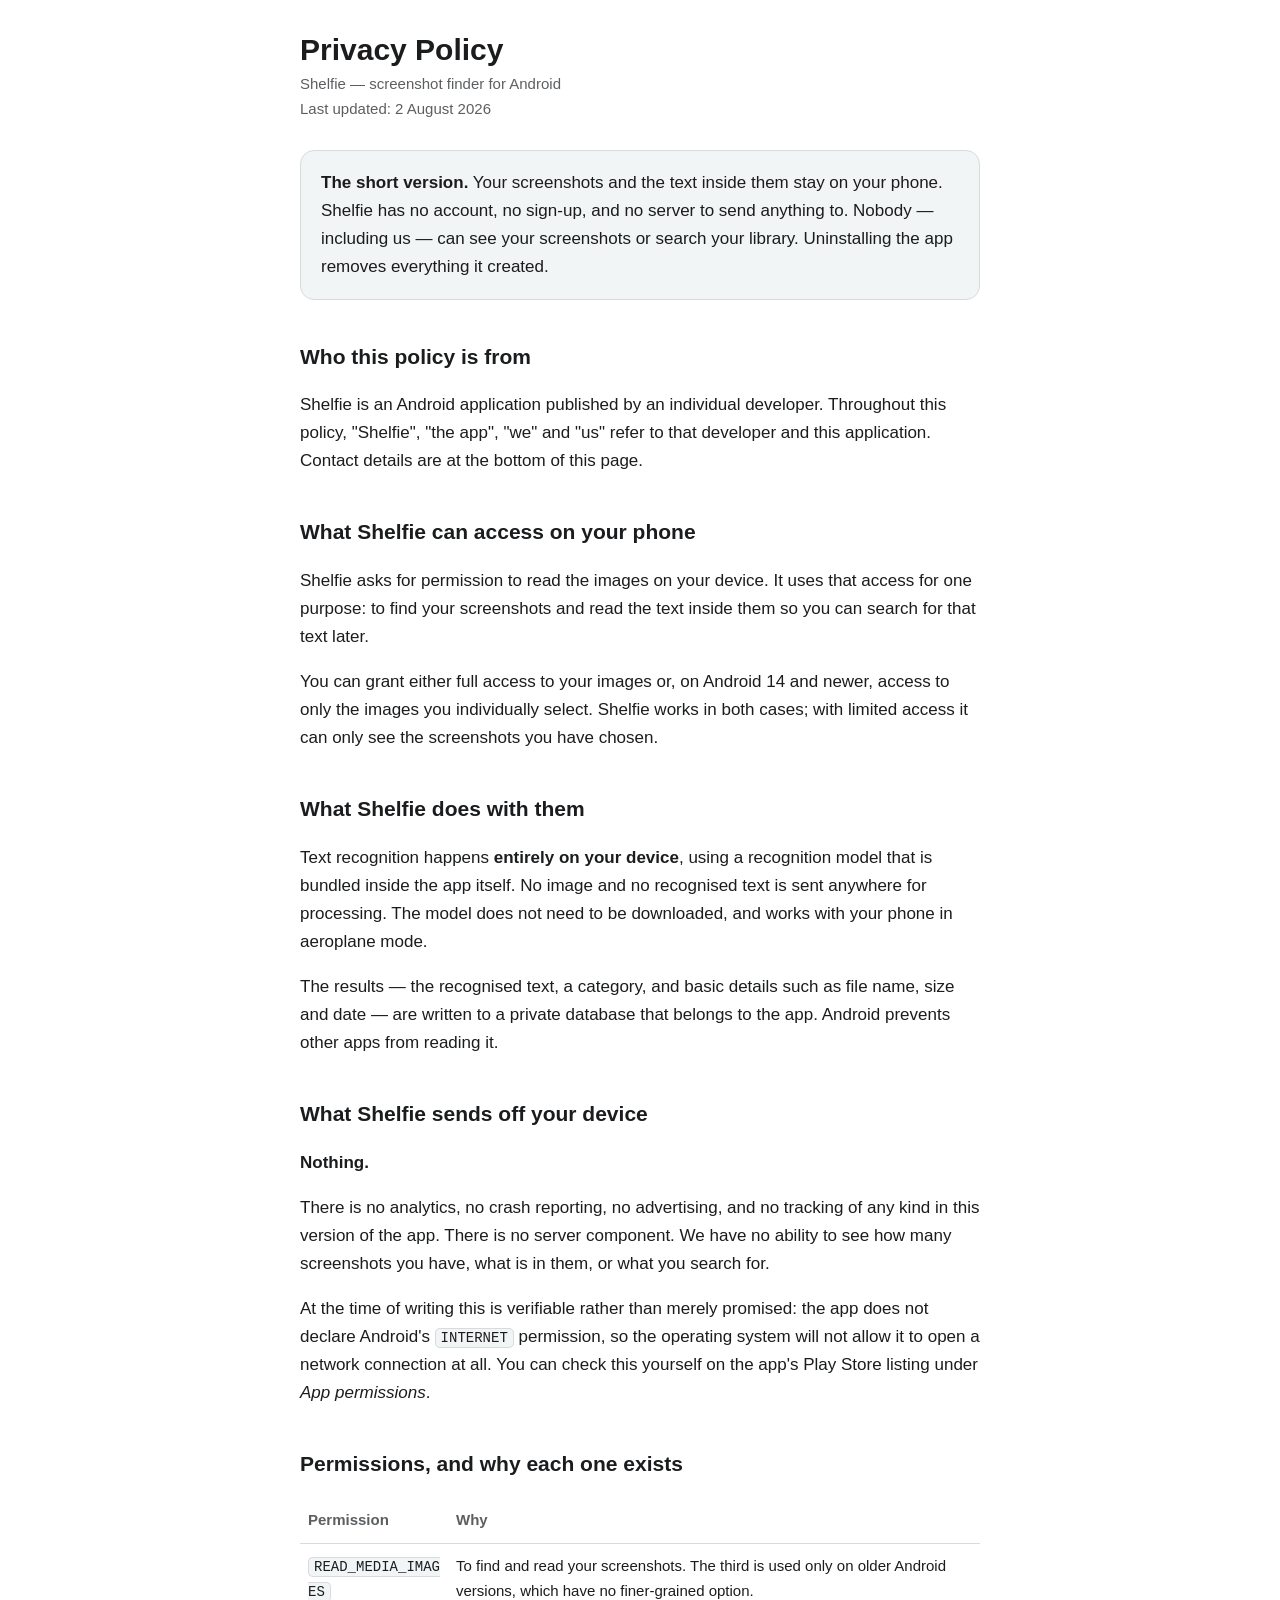
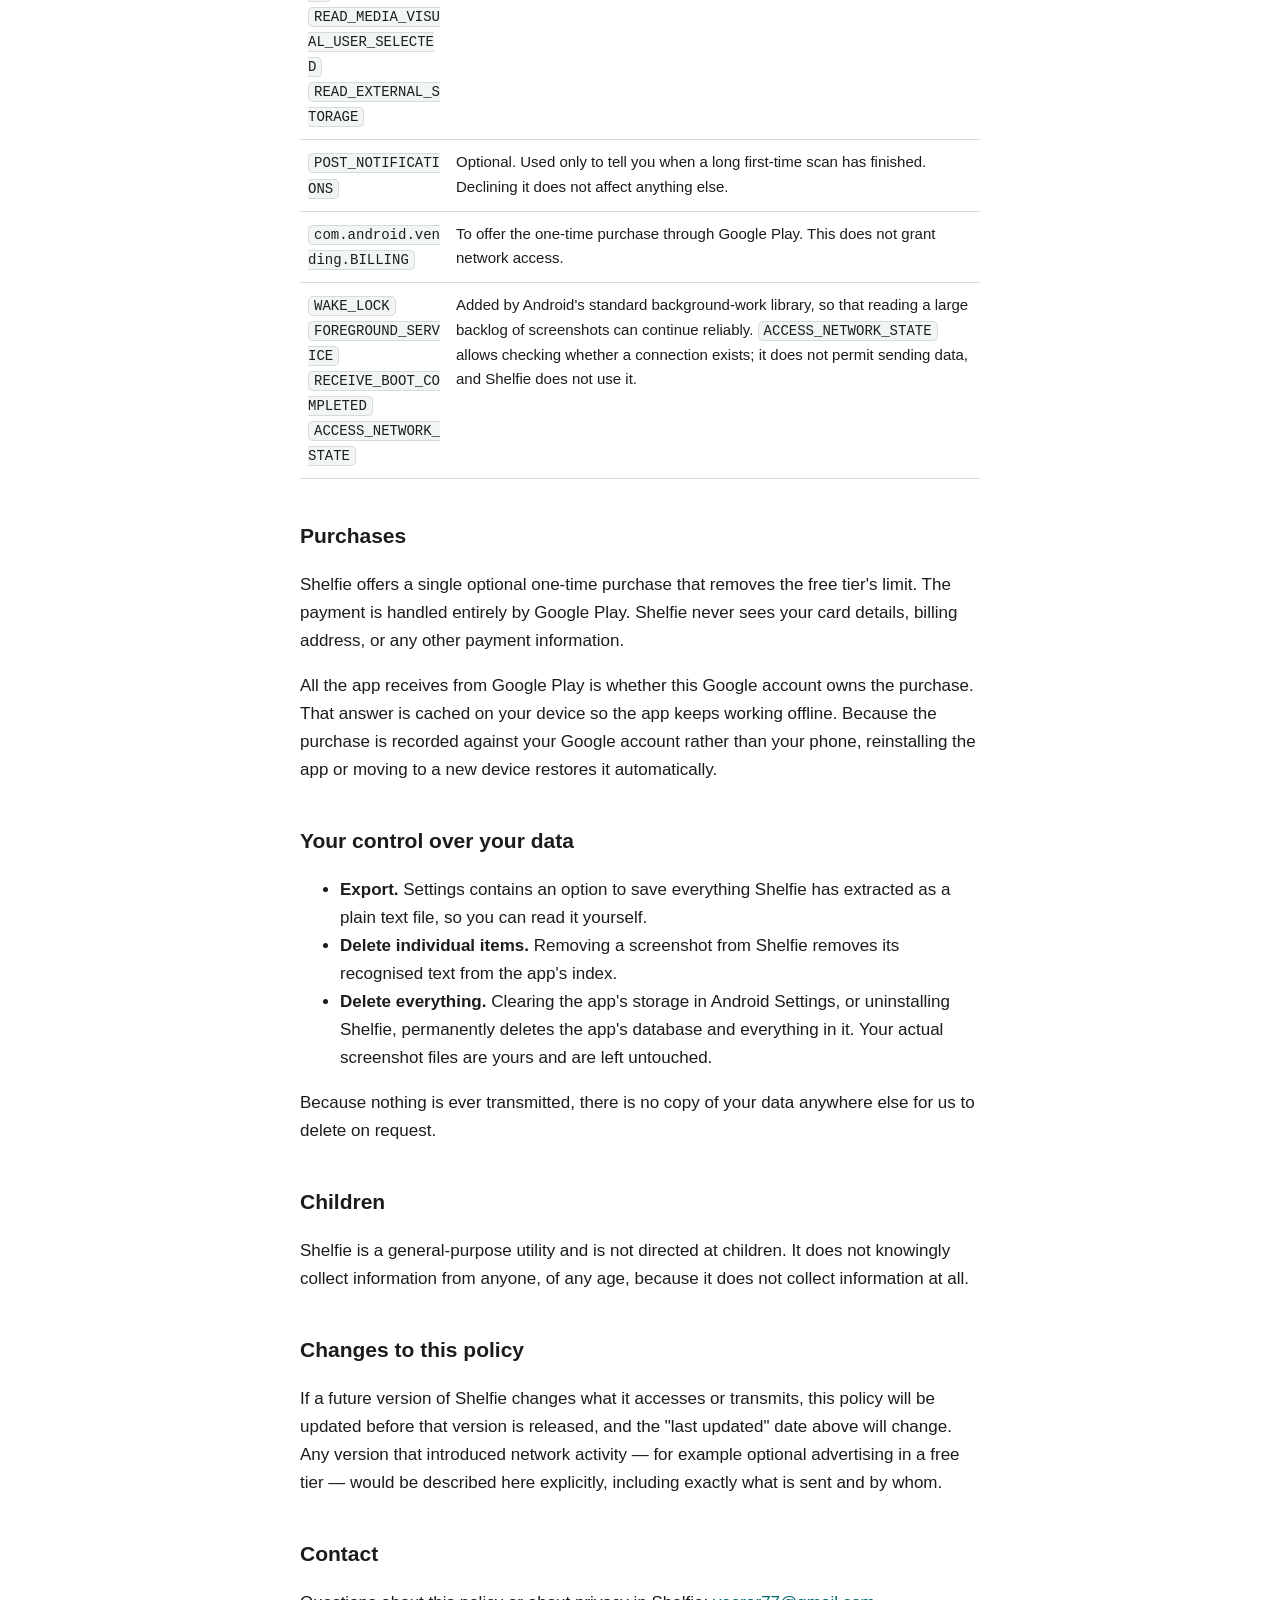
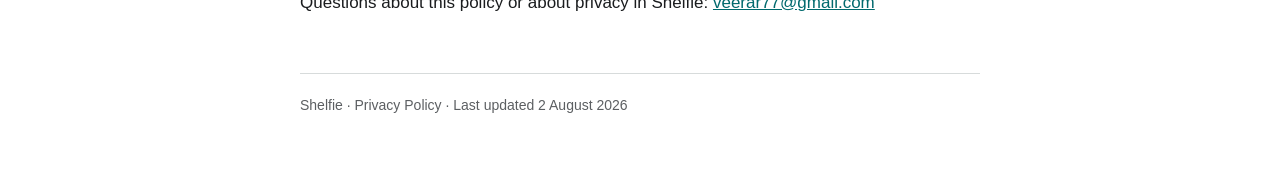
<file: docs/privacy.html>
<!DOCTYPE html>
<html lang="en">
<head>
<meta charset="utf-8">
<meta name="viewport" content="width=device-width, initial-scale=1">
<title>Shelfie — Privacy Policy</title>
<style>
  :root {
    color-scheme: light dark;
    --bg: #ffffff;
    --fg: #1a1c1e;
    --muted: #5c5f62;
    --accent: #00696d;
    --card: #f2f5f5;
    --border: #d7dbdb;
  }
  @media (prefers-color-scheme: dark) {
    :root {
      --bg: #111415;
      --fg: #e2e2e5;
      --muted: #a5a8ab;
      --accent: #4fd8dd;
      --card: #1c2021;
      --border: #2c3133;
    }
  }
  * { box-sizing: border-box; }
  body {
    margin: 0 auto;
    padding: 32px 20px 72px;
    max-width: 720px;
    background: var(--bg);
    color: var(--fg);
    font: 17px/1.65 -apple-system, BlinkMacSystemFont, "Segoe UI", Roboto, sans-serif;
    -webkit-text-size-adjust: 100%;
  }
  h1 { font-size: 30px; line-height: 1.2; margin: 0 0 4px; }
  h2 { font-size: 21px; margin: 40px 0 10px; }
  h3 { font-size: 17px; margin: 24px 0 6px; }
  p, li { color: var(--fg); }
  .sub { color: var(--muted); margin: 0 0 28px; font-size: 15px; }
  .card {
    background: var(--card);
    border: 1px solid var(--border);
    border-radius: 14px;
    padding: 18px 20px;
    margin: 24px 0;
  }
  .card p:first-child { margin-top: 0; }
  .card p:last-child { margin-bottom: 0; }
  table { width: 100%; border-collapse: collapse; margin: 16px 0; font-size: 15px; }
  th, td { text-align: left; padding: 10px 8px; border-bottom: 1px solid var(--border); vertical-align: top; }
  th { color: var(--muted); font-weight: 600; }
  code {
    background: var(--card);
    border: 1px solid var(--border);
    border-radius: 5px;
    padding: 1px 5px;
    font-size: 14px;
    word-break: break-all;
  }
  a { color: var(--accent); }
  strong { font-weight: 650; }
  footer { margin-top: 56px; padding-top: 20px; border-top: 1px solid var(--border); color: var(--muted); font-size: 14px; }
</style>
</head>
<body>

<h1>Privacy Policy</h1>
<p class="sub">Shelfie — screenshot finder for Android<br>Last updated: 2 August 2026</p>

<div class="card">
  <p><strong>The short version.</strong> Your screenshots and the text inside them stay on your phone.
  Shelfie has no account, no sign-up, and no server to send anything to. Nobody — including
  us — can see your screenshots or search your library. Uninstalling the app removes
  everything it created.</p>
</div>

<h2>Who this policy is from</h2>
<p>Shelfie is an Android application published by an individual developer. Throughout this
policy, "Shelfie", "the app", "we" and "us" refer to that developer and this application.
Contact details are at the bottom of this page.</p>

<h2>What Shelfie can access on your phone</h2>
<p>Shelfie asks for permission to read the images on your device. It uses that access for one
purpose: to find your screenshots and read the text inside them so you can search for that
text later.</p>
<p>You can grant either full access to your images or, on Android 14 and newer, access to only
the images you individually select. Shelfie works in both cases; with limited access it can
only see the screenshots you have chosen.</p>

<h2>What Shelfie does with them</h2>
<p>Text recognition happens <strong>entirely on your device</strong>, using a recognition model
that is bundled inside the app itself. No image and no recognised text is sent anywhere for
processing. The model does not need to be downloaded, and works with your phone in aeroplane
mode.</p>
<p>The results — the recognised text, a category, and basic details such as file name, size and
date — are written to a private database that belongs to the app. Android prevents other apps
from reading it.</p>

<h2>What Shelfie sends off your device</h2>
<p><strong>Nothing.</strong></p>
<p>There is no analytics, no crash reporting, no advertising, and no tracking of any kind in this
version of the app. There is no server component. We have no ability to see how many
screenshots you have, what is in them, or what you search for.</p>
<p>At the time of writing this is verifiable rather than merely promised: the app does not
declare Android's <code>INTERNET</code> permission, so the operating system will not allow it to
open a network connection at all. You can check this yourself on the app's Play Store listing
under <em>App permissions</em>.</p>

<h2>Permissions, and why each one exists</h2>
<table>
  <tr><th>Permission</th><th>Why</th></tr>
  <tr>
    <td><code>READ_MEDIA_IMAGES</code><br><code>READ_MEDIA_VISUAL_USER_SELECTED</code><br><code>READ_EXTERNAL_STORAGE</code></td>
    <td>To find and read your screenshots. The third is used only on older Android versions, which have no finer-grained option.</td>
  </tr>
  <tr>
    <td><code>POST_NOTIFICATIONS</code></td>
    <td>Optional. Used only to tell you when a long first-time scan has finished. Declining it does not affect anything else.</td>
  </tr>
  <tr>
    <td><code>com.android.vending.BILLING</code></td>
    <td>To offer the one-time purchase through Google Play. This does not grant network access.</td>
  </tr>
  <tr>
    <td><code>WAKE_LOCK</code><br><code>FOREGROUND_SERVICE</code><br><code>RECEIVE_BOOT_COMPLETED</code><br><code>ACCESS_NETWORK_STATE</code></td>
    <td>Added by Android's standard background-work library, so that reading a large backlog of screenshots can continue reliably. <code>ACCESS_NETWORK_STATE</code> allows checking whether a connection exists; it does not permit sending data, and Shelfie does not use it.</td>
  </tr>
</table>

<h2>Purchases</h2>
<p>Shelfie offers a single optional one-time purchase that removes the free tier's limit. The
payment is handled entirely by Google Play. Shelfie never sees your card details, billing
address, or any other payment information.</p>
<p>All the app receives from Google Play is whether this Google account owns the purchase. That
answer is cached on your device so the app keeps working offline. Because the purchase is
recorded against your Google account rather than your phone, reinstalling the app or moving to
a new device restores it automatically.</p>

<h2>Your control over your data</h2>
<ul>
  <li><strong>Export.</strong> Settings contains an option to save everything Shelfie has
  extracted as a plain text file, so you can read it yourself.</li>
  <li><strong>Delete individual items.</strong> Removing a screenshot from Shelfie removes its
  recognised text from the app's index.</li>
  <li><strong>Delete everything.</strong> Clearing the app's storage in Android Settings, or
  uninstalling Shelfie, permanently deletes the app's database and everything in it. Your
  actual screenshot files are yours and are left untouched.</li>
</ul>
<p>Because nothing is ever transmitted, there is no copy of your data anywhere else for us to
delete on request.</p>

<h2>Children</h2>
<p>Shelfie is a general-purpose utility and is not directed at children. It does not knowingly
collect information from anyone, of any age, because it does not collect information at all.</p>

<h2>Changes to this policy</h2>
<p>If a future version of Shelfie changes what it accesses or transmits, this policy will be
updated before that version is released, and the "last updated" date above will change. Any
version that introduced network activity — for example optional advertising in a free tier —
would be described here explicitly, including exactly what is sent and by whom.</p>

<h2>Contact</h2>
<p>Questions about this policy or about privacy in Shelfie:
<a href="mailto:veerar77@gmail.com">veerar77@gmail.com</a></p>

<footer>
  Shelfie · Privacy Policy · Last updated 2 August 2026
</footer>

</body>
</html>
</file>
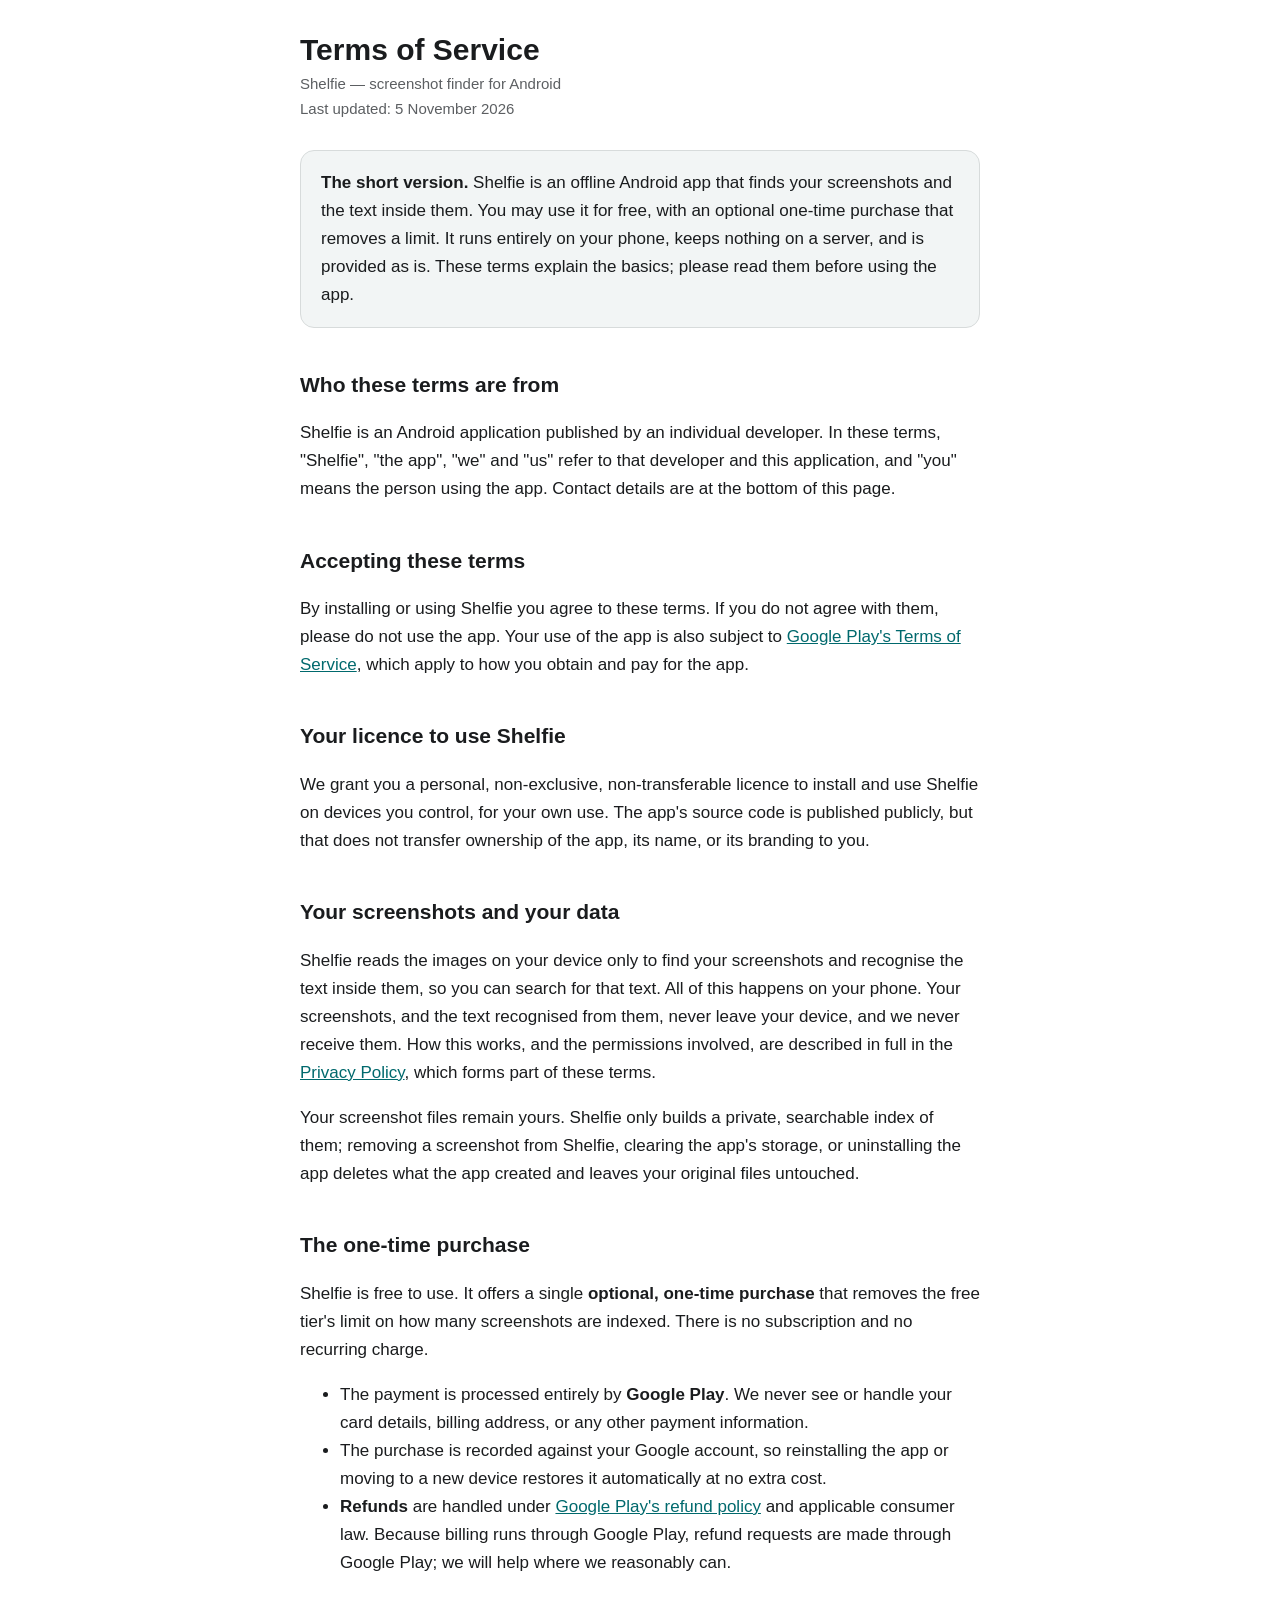
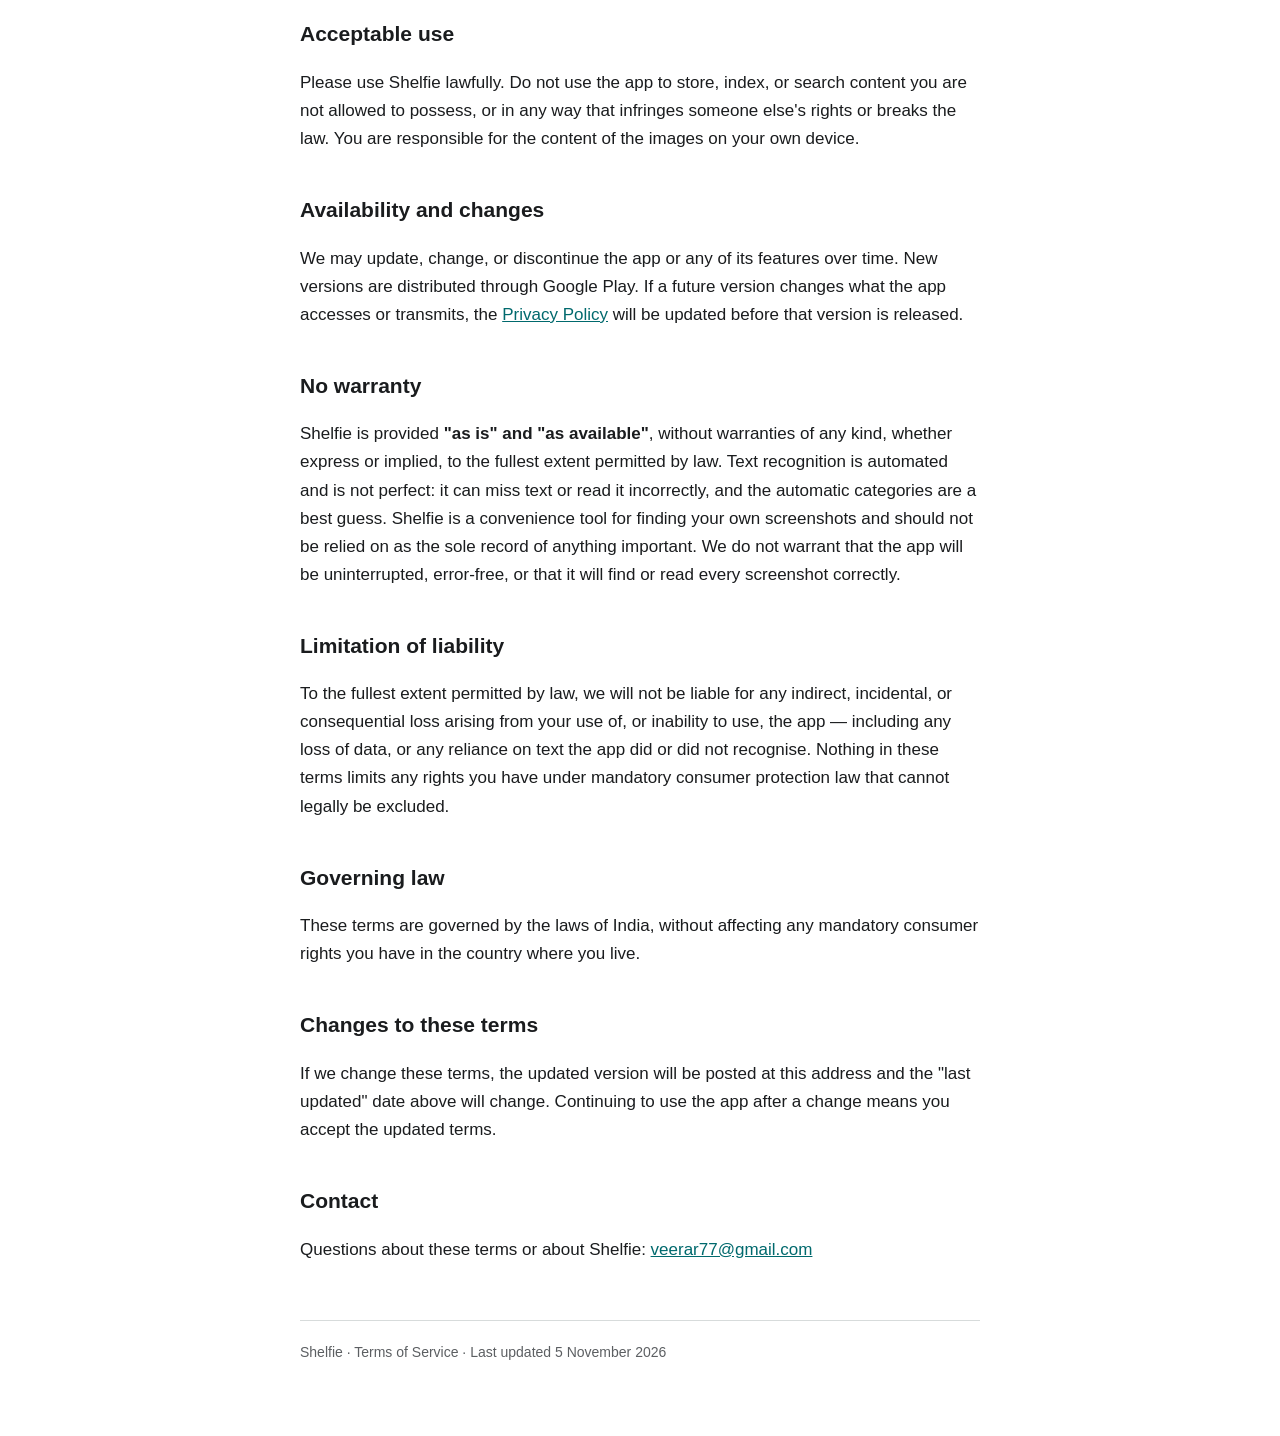
<file: docs/terms.html>
<!DOCTYPE html>
<html lang="en">
<head>
<meta charset="utf-8">
<meta name="viewport" content="width=device-width, initial-scale=1">
<title>Shelfie — Terms of Service</title>
<style>
  :root {
    color-scheme: light dark;
    --bg: #ffffff;
    --fg: #1a1c1e;
    --muted: #5c5f62;
    --accent: #00696d;
    --card: #f2f5f5;
    --border: #d7dbdb;
  }
  @media (prefers-color-scheme: dark) {
    :root {
      --bg: #111415;
      --fg: #e2e2e5;
      --muted: #a5a8ab;
      --accent: #4fd8dd;
      --card: #1c2021;
      --border: #2c3133;
    }
  }
  * { box-sizing: border-box; }
  body {
    margin: 0 auto;
    padding: 32px 20px 72px;
    max-width: 720px;
    background: var(--bg);
    color: var(--fg);
    font: 17px/1.65 -apple-system, BlinkMacSystemFont, "Segoe UI", Roboto, sans-serif;
    -webkit-text-size-adjust: 100%;
  }
  h1 { font-size: 30px; line-height: 1.2; margin: 0 0 4px; }
  h2 { font-size: 21px; margin: 40px 0 10px; }
  h3 { font-size: 17px; margin: 24px 0 6px; }
  p, li { color: var(--fg); }
  .sub { color: var(--muted); margin: 0 0 28px; font-size: 15px; }
  .card {
    background: var(--card);
    border: 1px solid var(--border);
    border-radius: 14px;
    padding: 18px 20px;
    margin: 24px 0;
  }
  .card p:first-child { margin-top: 0; }
  .card p:last-child { margin-bottom: 0; }
  a { color: var(--accent); }
  strong { font-weight: 650; }
  footer { margin-top: 56px; padding-top: 20px; border-top: 1px solid var(--border); color: var(--muted); font-size: 14px; }
</style>
</head>
<body>

<h1>Terms of Service</h1>
<p class="sub">Shelfie — screenshot finder for Android<br>Last updated: 5 November 2026</p>

<div class="card">
  <p><strong>The short version.</strong> Shelfie is an offline Android app that finds your
  screenshots and the text inside them. You may use it for free, with an optional one-time
  purchase that removes a limit. It runs entirely on your phone, keeps nothing on a server,
  and is provided as is. These terms explain the basics; please read them before using the app.</p>
</div>

<h2>Who these terms are from</h2>
<p>Shelfie is an Android application published by an individual developer. In these terms,
"Shelfie", "the app", "we" and "us" refer to that developer and this application, and "you"
means the person using the app. Contact details are at the bottom of this page.</p>

<h2>Accepting these terms</h2>
<p>By installing or using Shelfie you agree to these terms. If you do not agree with them, please
do not use the app. Your use of the app is also subject to
<a href="https://play.google.com/about/play-terms/">Google Play's Terms of Service</a>, which
apply to how you obtain and pay for the app.</p>

<h2>Your licence to use Shelfie</h2>
<p>We grant you a personal, non-exclusive, non-transferable licence to install and use Shelfie on
devices you control, for your own use. The app's source code is published publicly, but that
does not transfer ownership of the app, its name, or its branding to you.</p>

<h2>Your screenshots and your data</h2>
<p>Shelfie reads the images on your device only to find your screenshots and recognise the text
inside them, so you can search for that text. All of this happens on your phone. Your
screenshots, and the text recognised from them, never leave your device, and we never receive
them. How this works, and the permissions involved, are described in full in the
<a href="privacy.html">Privacy Policy</a>, which forms part of these terms.</p>
<p>Your screenshot files remain yours. Shelfie only builds a private, searchable index of them;
removing a screenshot from Shelfie, clearing the app's storage, or uninstalling the app deletes
what the app created and leaves your original files untouched.</p>

<h2>The one-time purchase</h2>
<p>Shelfie is free to use. It offers a single <strong>optional, one-time purchase</strong> that
removes the free tier's limit on how many screenshots are indexed. There is no subscription and
no recurring charge.</p>
<ul>
  <li>The payment is processed entirely by <strong>Google Play</strong>. We never see or handle
  your card details, billing address, or any other payment information.</li>
  <li>The purchase is recorded against your Google account, so reinstalling the app or moving to
  a new device restores it automatically at no extra cost.</li>
  <li><strong>Refunds</strong> are handled under
  <a href="https://support.google.com/googleplay/answer/2479637">Google Play's refund policy</a>
  and applicable consumer law. Because billing runs through Google Play, refund requests are made
  through Google Play; we will help where we reasonably can.</li>
</ul>

<h2>Acceptable use</h2>
<p>Please use Shelfie lawfully. Do not use the app to store, index, or search content you are not
allowed to possess, or in any way that infringes someone else's rights or breaks the law. You are
responsible for the content of the images on your own device.</p>

<h2>Availability and changes</h2>
<p>We may update, change, or discontinue the app or any of its features over time. New versions are
distributed through Google Play. If a future version changes what the app accesses or transmits,
the <a href="privacy.html">Privacy Policy</a> will be updated before that version is released.</p>

<h2>No warranty</h2>
<p>Shelfie is provided <strong>"as is" and "as available"</strong>, without warranties of any kind,
whether express or implied, to the fullest extent permitted by law. Text recognition is automated
and is not perfect: it can miss text or read it incorrectly, and the automatic categories are a
best guess. Shelfie is a convenience tool for finding your own screenshots and should not be
relied on as the sole record of anything important. We do not warrant that the app will be
uninterrupted, error-free, or that it will find or read every screenshot correctly.</p>

<h2>Limitation of liability</h2>
<p>To the fullest extent permitted by law, we will not be liable for any indirect, incidental, or
consequential loss arising from your use of, or inability to use, the app — including any loss of
data, or any reliance on text the app did or did not recognise. Nothing in these terms limits any
rights you have under mandatory consumer protection law that cannot legally be excluded.</p>

<h2>Governing law</h2>
<p>These terms are governed by the laws of India, without affecting any mandatory consumer rights
you have in the country where you live.</p>

<h2>Changes to these terms</h2>
<p>If we change these terms, the updated version will be posted at this address and the "last
updated" date above will change. Continuing to use the app after a change means you accept the
updated terms.</p>

<h2>Contact</h2>
<p>Questions about these terms or about Shelfie:
<a href="mailto:veerar77@gmail.com">veerar77@gmail.com</a></p>

<footer>
  Shelfie · Terms of Service · Last updated 5 November 2026
</footer>

</body>
</html>
</file>
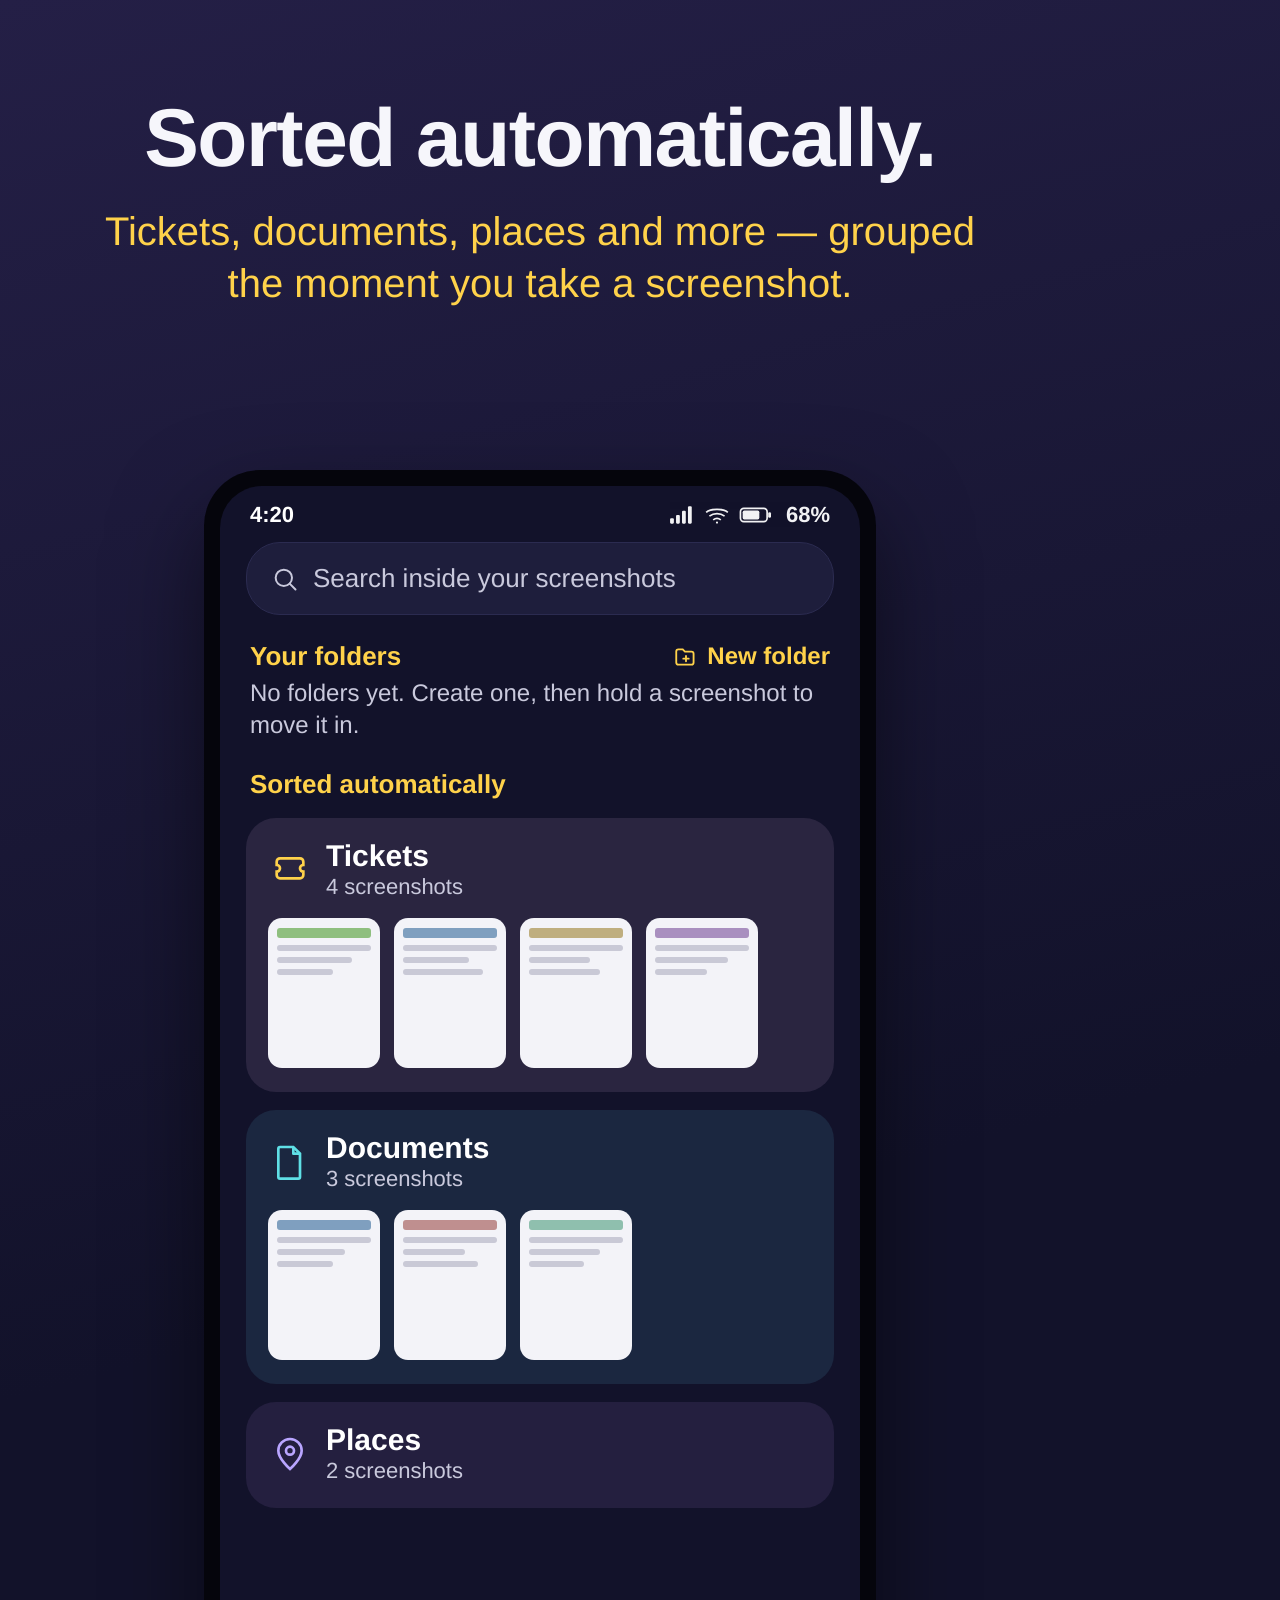
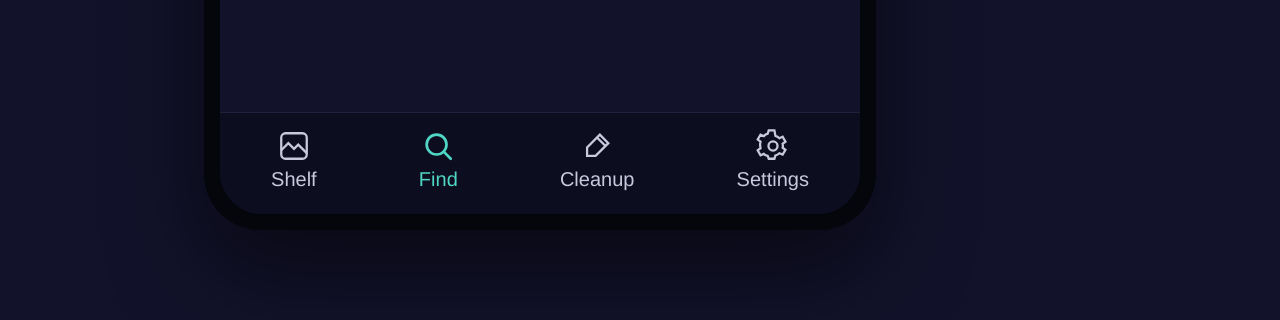
<file: tools/playstore/framed-find.html>
<!doctype html><html><head><meta charset="utf-8"><link rel="stylesheet" href="common.css">
<style>
  body{width:1080px;height:1920px;background:linear-gradient(165deg,#241f46 0%,#12122A 62%);
    color:var(--shelf);overflow:hidden;position:relative}
  .cap{position:absolute;top:96px;left:0;right:0;text-align:center;padding:0 90px}
  .cap h1{font-weight:700;font-size:82px;line-height:1.05;letter-spacing:-1.5px}
  .cap p{margin-top:24px;font-weight:500;font-size:40px;color:var(--signal);line-height:1.3}
  /* phone */
  .phone{position:absolute;left:50%;transform:translateX(-50%);top:470px;width:672px;height:1360px;
    background:#05050c;border-radius:56px;padding:16px;box-shadow:0 40px 90px rgba(0,0,0,.5)}
  .screen{width:100%;height:100%;background:#12122A;border-radius:42px;overflow:hidden;display:flex;flex-direction:column;
    font-size:22px}
  .sb{display:flex;justify-content:space-between;align-items:center;padding:16px 30px 6px;color:#fff;font-size:22px;font-weight:600}
  .sb .r{display:flex;gap:9px;align-items:center;font-size:22px;opacity:.95}
  .content{flex:1;overflow:hidden;padding:8px 26px 0}
  .search{display:flex;align-items:center;gap:14px;background:#1E1E3C;border:1px solid #2b2b50;border-radius:34px;
    padding:20px 24px;color:var(--muted);font-size:26px}
  .search svg{width:28px;height:28px;flex:none}
  .lbl{color:var(--signal);font-weight:700;font-size:26px;margin:26px 4px 4px;display:flex;justify-content:space-between;align-items:center}
  .lbl .nf{display:flex;align-items:center;gap:8px;font-size:24px}
  .lbl .nf svg{width:26px;height:26px}
  .empty{color:var(--muted);font-size:24px;line-height:1.35;margin:6px 4px 4px}
  .card{border-radius:30px;padding:22px 22px 24px;margin-top:18px}
  .card.t{background:#2a2540}   /* amber-tinted */
  .card.d{background:#1b2740}   /* aqua-tinted  */
  .card.p{background:#241f3f}   /* violet-tinted */
  .chead{display:flex;align-items:center;gap:14px}
  .chead .ic{width:44px;height:44px;flex:none;display:flex;align-items:center;justify-content:center}
  .chead .ic svg{width:40px;height:40px}
  .chead .tt{font-weight:700;font-size:30px;color:#fff}
  .chead .ct{font-size:22px;color:var(--muted)}
  .thumbs{display:flex;gap:14px;margin-top:18px}
  .th{width:112px;height:150px;border-radius:14px;background:#f3f3f8;flex:none;padding:10px 9px;overflow:hidden}
  .th .bar{height:10px;border-radius:3px;margin-bottom:7px}
  .th .ln{height:6px;border-radius:3px;background:#c9c9d6;margin-bottom:6px}
  .nav{display:flex;justify-content:space-around;align-items:center;padding:16px 0 22px;background:#0d0d20;border-top:1px solid #20203c}
  .nav div{display:flex;flex-direction:column;align-items:center;gap:6px;color:var(--muted);font-size:20px}
  .nav div.on{color:#4fd6c4}
  .nav svg{width:34px;height:34px}
</style></head><body>
  <div class="cap">
    <h1>Sorted automatically.</h1>
    <p>Tickets, documents, places and more — grouped the moment you take a screenshot.</p>
  </div>

  <div class="phone"><div class="screen">
    <div class="sb"><span>4:20</span><span class="r">
      <svg viewBox="0 0 24 18" width="26" height="20" fill="#fff"><rect x="1" y="12" width="3.5" height="5" rx="1"/><rect x="6.5" y="9" width="3.5" height="8" rx="1"/><rect x="12" y="5" width="3.5" height="12" rx="1"/><rect x="17.5" y="1" width="3.5" height="16" rx="1"/></svg>
      <svg viewBox="0 0 24 18" width="26" height="20" fill="none" stroke="#fff" stroke-width="1.6"><path d="M2 6.5C6 3 18 3 22 6.5M5 10c4-3 10-3 14 0M8.5 13.5c2-1.6 5-1.6 7 0"/><circle cx="12" cy="16" r="1" fill="#fff" stroke="none"/></svg>
      <svg viewBox="0 0 30 18" width="34" height="20" fill="none" stroke="#fff" stroke-width="1.5"><rect x="1" y="3" width="24" height="12" rx="3"/><rect x="3" y="5" width="15" height="8" rx="1.5" fill="#fff" stroke="none"/><rect x="26" y="6.5" width="2.5" height="5" rx="1.2" fill="#fff" stroke="none"/></svg>
      <span style="margin-left:4px">68%</span>
    </span></div>
    <div class="content">
      <div class="search">
        <svg viewBox="0 0 24 24" fill="none" stroke="#C9C9DC" stroke-width="1.7"><circle cx="11" cy="11" r="7"/><path d="M16 16l5 5" stroke-linecap="round"/></svg>
        Search inside your screenshots
      </div>

      <div class="lbl">Your folders
        <span class="nf">
          <svg viewBox="0 0 24 24" fill="none" stroke="#FFD24A" stroke-width="1.7"><path d="M3 7a2 2 0 0 1 2-2h4l2 2h6a2 2 0 0 1 2 2v8a2 2 0 0 1-2 2H5a2 2 0 0 1-2-2z"/><path d="M12 11v5M9.5 13.5h5" stroke-linecap="round"/></svg>
          New folder
        </span>
      </div>
      <div class="empty">No folders yet. Create one, then hold a screenshot to move it in.</div>

      <div class="lbl">Sorted automatically</div>

      <div class="card t">
        <div class="chead">
          <div class="ic"><svg viewBox="0 0 24 24" fill="none" stroke="#FFD24A" stroke-width="1.6"><path d="M4 7a2 2 0 0 1 2-2h12a2 2 0 0 1 2 2v2a2 2 0 0 0 0 4v2a2 2 0 0 1-2 2H6a2 2 0 0 1-2-2v-2a2 2 0 0 0 0-4z"/></svg></div>
          <div><div class="tt">Tickets</div><div class="ct">4 screenshots</div></div>
        </div>
        <div class="thumbs">
          <div class="th"><div class="bar" style="background:#8fbf7f"></div><div class="ln"></div><div class="ln" style="width:80%"></div><div class="ln" style="width:60%"></div></div>
          <div class="th"><div class="bar" style="background:#7f9fbf"></div><div class="ln"></div><div class="ln" style="width:70%"></div><div class="ln" style="width:85%"></div></div>
          <div class="th"><div class="bar" style="background:#bfae7f"></div><div class="ln"></div><div class="ln" style="width:65%"></div><div class="ln" style="width:75%"></div></div>
          <div class="th"><div class="bar" style="background:#a98fbf"></div><div class="ln"></div><div class="ln" style="width:78%"></div><div class="ln" style="width:55%"></div></div>
        </div>
      </div>

      <div class="card d">
        <div class="chead">
          <div class="ic"><svg viewBox="0 0 24 24" fill="none" stroke="#5FE0E6" stroke-width="1.6"><path d="M6 3h8l4 4v14a1 1 0 0 1-1 1H6a1 1 0 0 1-1-1V4a1 1 0 0 1 1-1z"/><path d="M14 3v4h4" stroke-linejoin="round"/></svg></div>
          <div><div class="tt">Documents</div><div class="ct">3 screenshots</div></div>
        </div>
        <div class="thumbs">
          <div class="th"><div class="bar" style="background:#7f9fbf"></div><div class="ln"></div><div class="ln" style="width:72%"></div><div class="ln" style="width:60%"></div></div>
          <div class="th"><div class="bar" style="background:#bf8f8f"></div><div class="ln"></div><div class="ln" style="width:66%"></div><div class="ln" style="width:80%"></div></div>
          <div class="th"><div class="bar" style="background:#8fbfae"></div><div class="ln"></div><div class="ln" style="width:75%"></div><div class="ln" style="width:58%"></div></div>
        </div>
      </div>

      <div class="card p">
        <div class="chead">
          <div class="ic"><svg viewBox="0 0 24 24" fill="none" stroke="#B9A5FF" stroke-width="1.6"><path d="M12 21s7-6.2 7-11a7 7 0 1 0-14 0c0 4.8 7 11 7 11z"/><circle cx="12" cy="10" r="2.4"/></svg></div>
          <div><div class="tt">Places</div><div class="ct">2 screenshots</div></div>
        </div>
      </div>
    </div>

    <div class="nav">
      <div><svg viewBox="0 0 24 24" fill="none" stroke="currentColor" stroke-width="1.6"><rect x="3" y="3" width="18" height="18" rx="3"/><path d="M3 15l5-5 4 4 3-3 6 6"/></svg>Shelf</div>
      <div class="on"><svg viewBox="0 0 24 24" fill="none" stroke="currentColor" stroke-width="1.9"><circle cx="11" cy="11" r="7"/><path d="M16 16l5 5" stroke-linecap="round"/></svg>Find</div>
      <div><svg viewBox="0 0 24 24" fill="none" stroke="currentColor" stroke-width="1.6"><path d="M14 4l6 6-9 9H5v-6z"/><path d="M12 6l6 6"/></svg>Cleanup</div>
      <div><svg viewBox="0 0 24 24" fill="none" stroke="currentColor" stroke-width="1.6"><circle cx="12" cy="12" r="3.2"/><path d="M19 12a7 7 0 0 0-.2-1.6l2-1.5-2-3.4-2.3 1a7 7 0 0 0-2.8-1.6L13 1h-4l-.7 2.3A7 7 0 0 0 5.5 5L3.2 4l-2 3.4 2 1.5A7 7 0 0 0 3 12a7 7 0 0 0 .2 1.6l-2 1.5 2 3.4 2.3-1A7 7 0 0 0 8.3 19L9 21h4l.7-2.3a7 7 0 0 0 2.8-1.6l2.3 1 2-3.4-2-1.5A7 7 0 0 0 19 12z"/></svg>Settings</div>
    </div>
  </div></div>
</body></html>
</file>
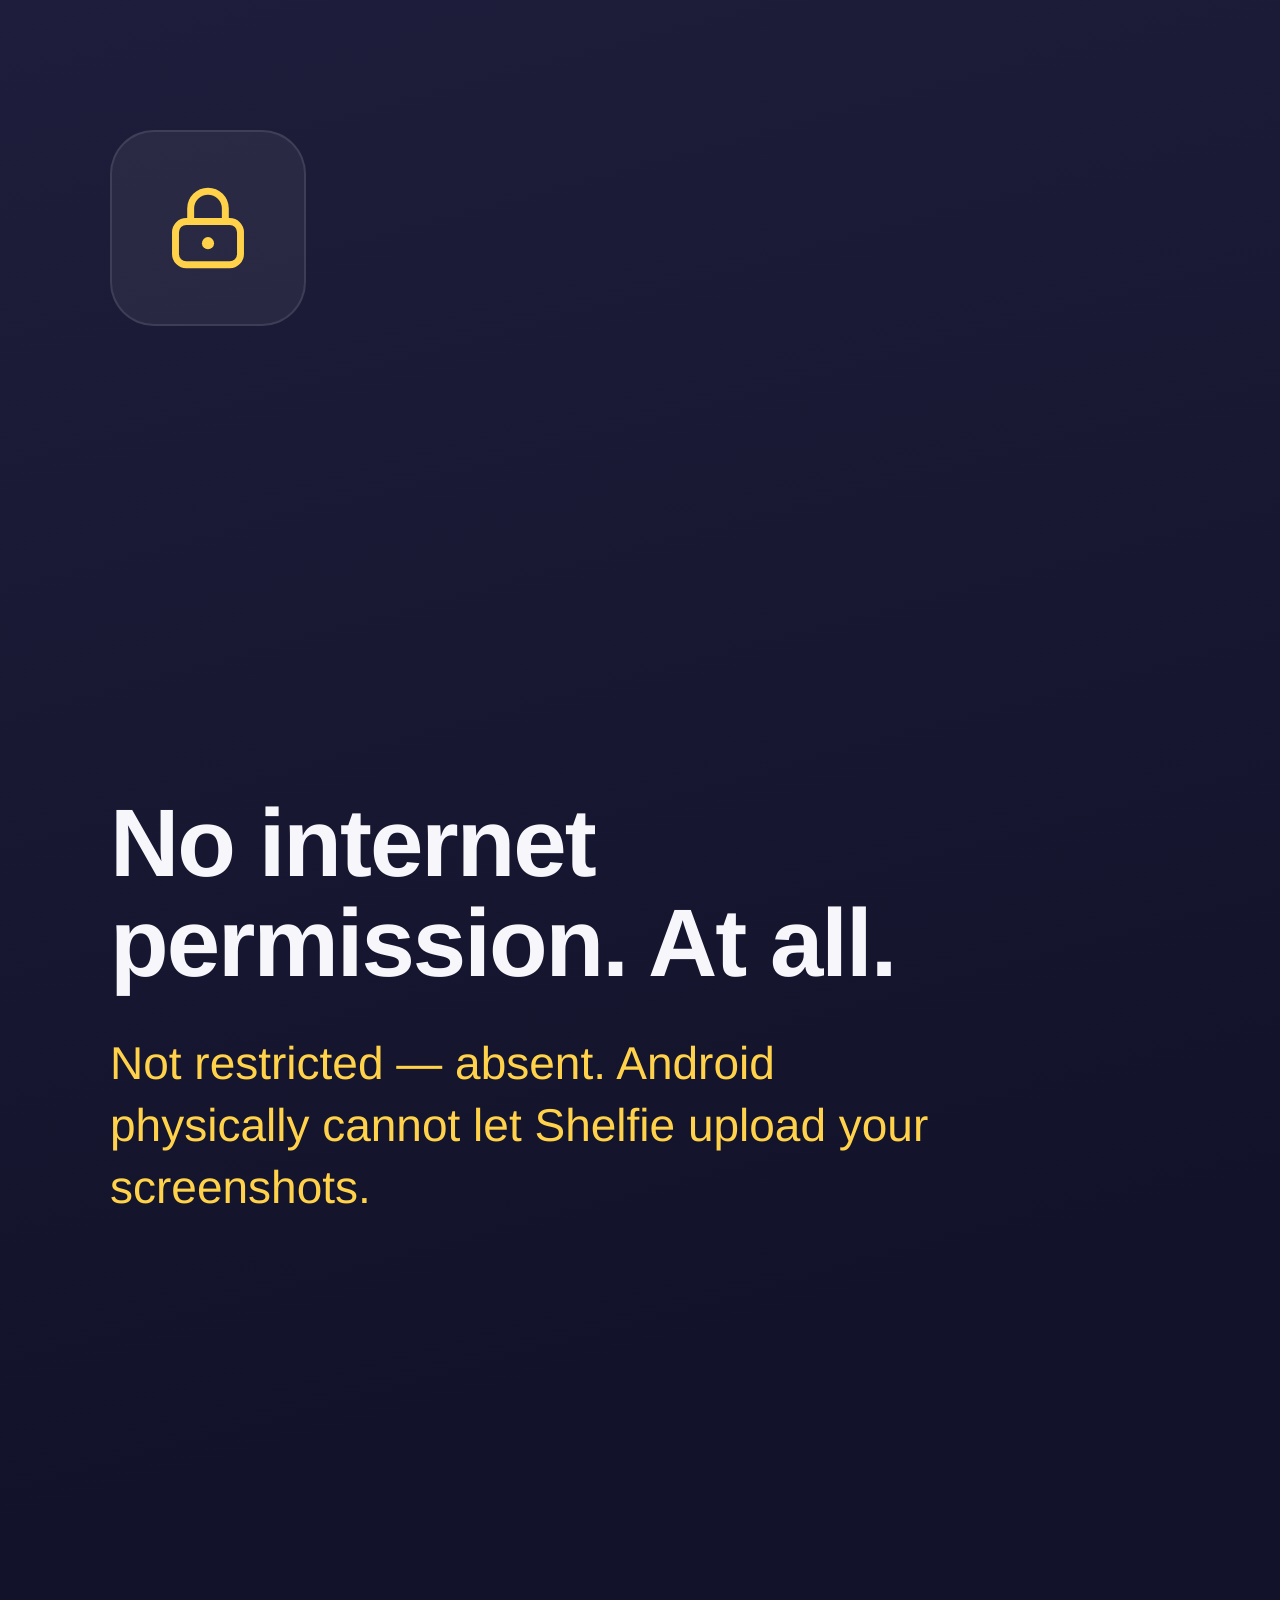
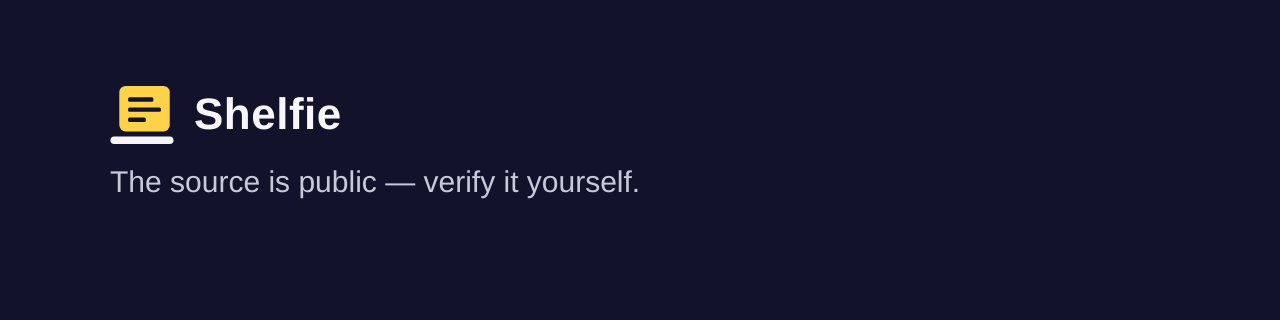
<file: tools/playstore/pslide1.html>
<!doctype html><html><head><meta charset="utf-8"><link rel="stylesheet" href="common.css"><link rel="stylesheet" href="pslide.css"></head><body>
<div class="badge"><svg viewBox="0 0 24 24" fill="none" stroke="#FFD24A" stroke-width="1.6"><rect x="4.5" y="10.5" width="15" height="10" rx="2.5"/><path d="M8 10.5V7.5a4 4 0 0 1 8 0v3"/><circle cx="12" cy="15.5" r="1.4" fill="#FFD24A" stroke="none"/></svg></div>
<div class="body">
<h1>No internet permission. At all.</h1>
<div class="sub signal">Not restricted &mdash; absent. Android physically cannot let Shelfie upload your screenshots.</div>
</div>
<div class="lockup"><svg viewBox="29 30 50 46" xmlns="http://www.w3.org/2000/svg"><rect x="36" y="30" width="40" height="36" rx="5" fill="#FFD24A"/><rect x="43" y="39" width="20" height="3.5" rx="1.2" fill="#12122A"/><rect x="43" y="47" width="26" height="3.5" rx="1.2" fill="#12122A"/><rect x="43" y="55" width="14" height="3.5" rx="1.2" fill="#12122A"/><rect x="29" y="70" width="50" height="6" rx="3" fill="#F5F5FA"/></svg><span class="name">Shelfie</span></div>
<div class="verify">The source is public &mdash; verify it yourself.</div>
</body></html>
</file>
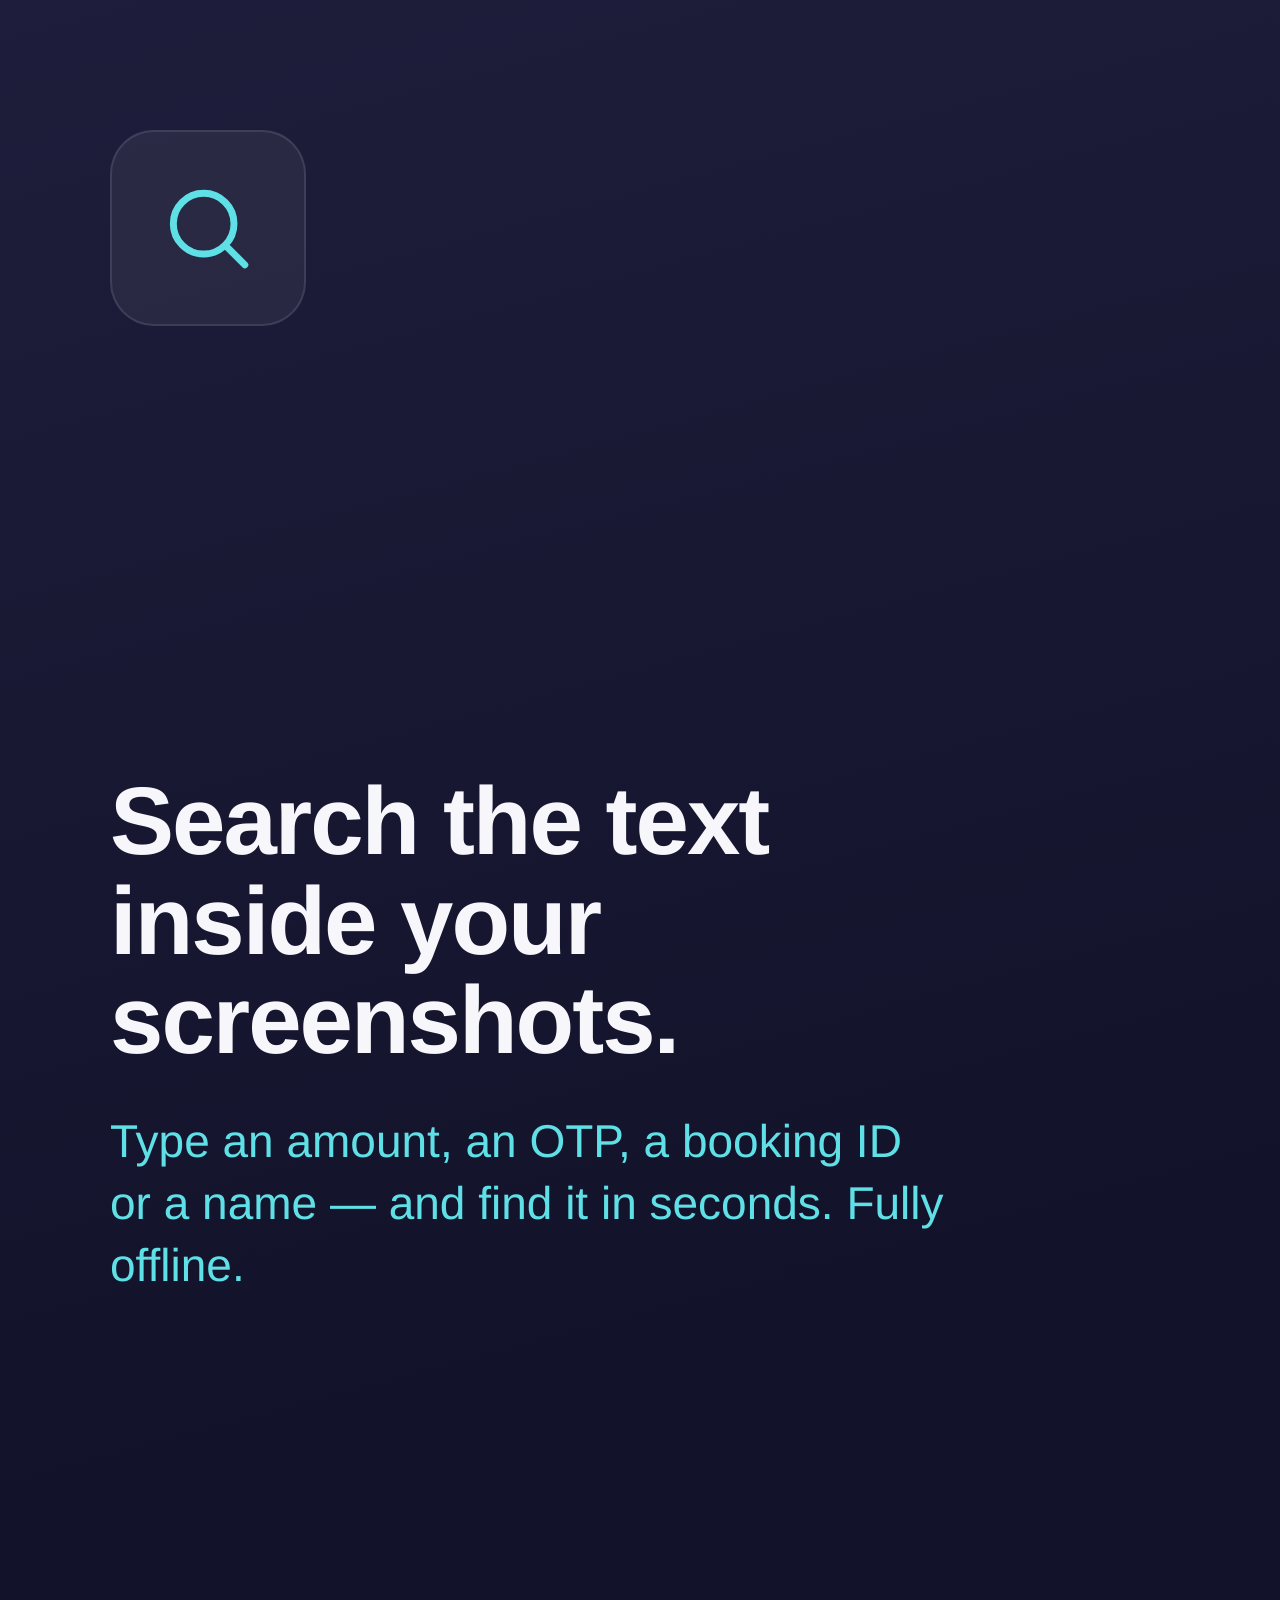
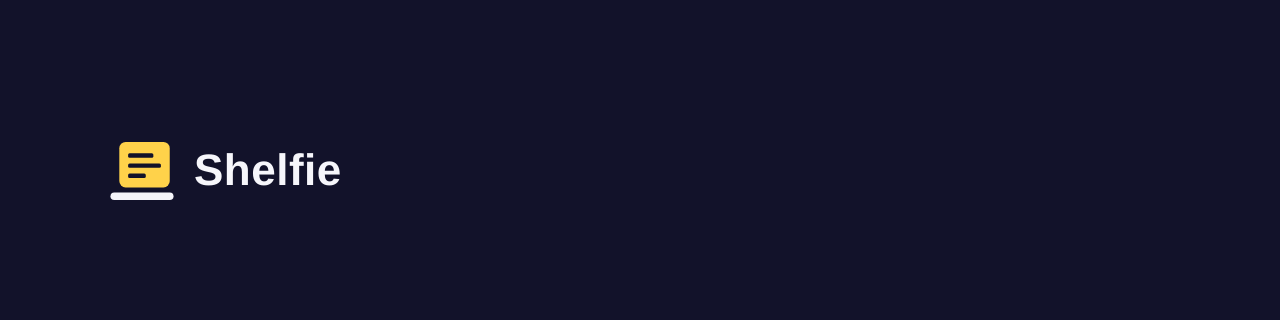
<file: tools/playstore/pslide2.html>
<!doctype html><html><head><meta charset="utf-8"><link rel="stylesheet" href="common.css"><link rel="stylesheet" href="pslide.css"></head><body>
<div class="badge"><svg viewBox="0 0 24 24" fill="none" stroke="#5FE0E6" stroke-width="1.6"><circle cx="11" cy="11" r="7"/><path d="M16 16l4.5 4.5" stroke-linecap="round"/></svg></div>
<div class="body">
<h1>Search the text inside your screenshots.</h1>
<div class="sub aqua">Type an amount, an OTP, a booking ID or a name &mdash; and find it in seconds. Fully offline.</div>
</div>
<div class="lockup"><svg viewBox="29 30 50 46" xmlns="http://www.w3.org/2000/svg"><rect x="36" y="30" width="40" height="36" rx="5" fill="#FFD24A"/><rect x="43" y="39" width="20" height="3.5" rx="1.2" fill="#12122A"/><rect x="43" y="47" width="26" height="3.5" rx="1.2" fill="#12122A"/><rect x="43" y="55" width="14" height="3.5" rx="1.2" fill="#12122A"/><rect x="29" y="70" width="50" height="6" rx="3" fill="#F5F5FA"/></svg><span class="name">Shelfie</span></div>
</body></html>
</file>
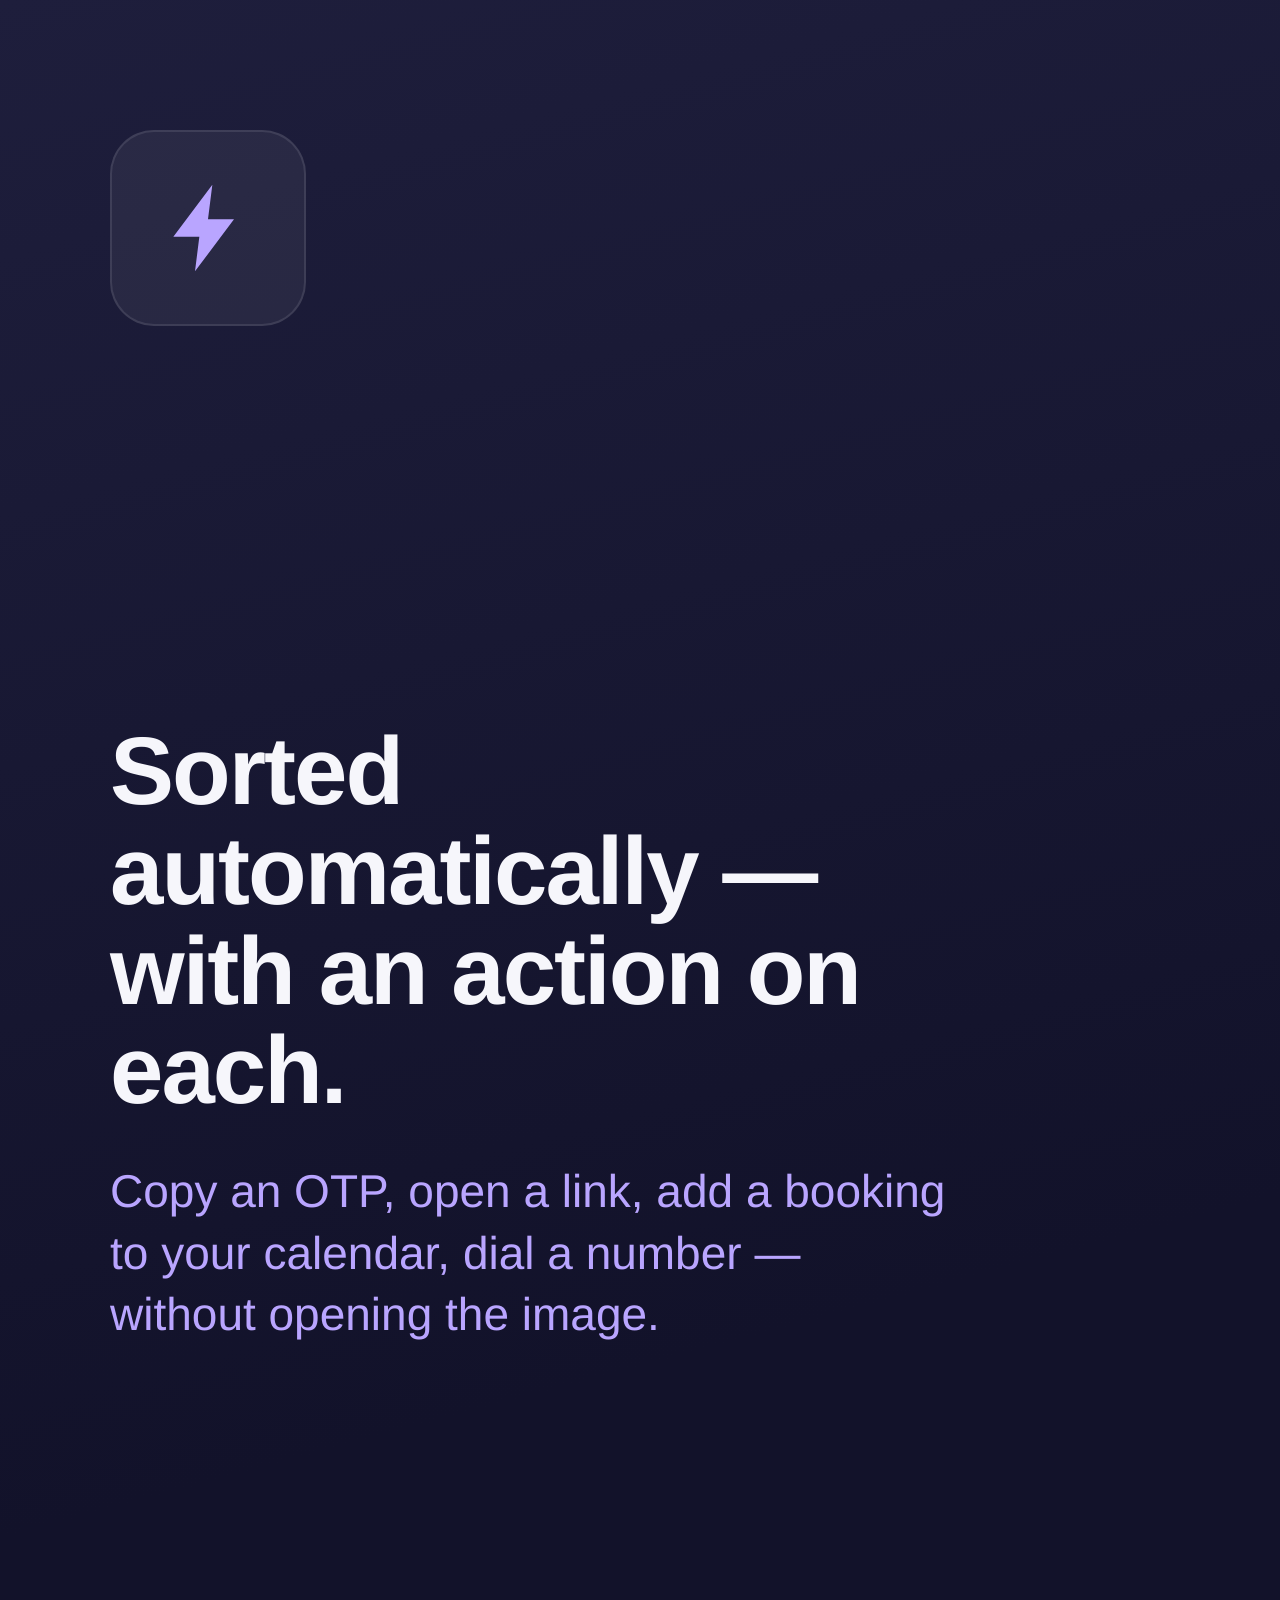
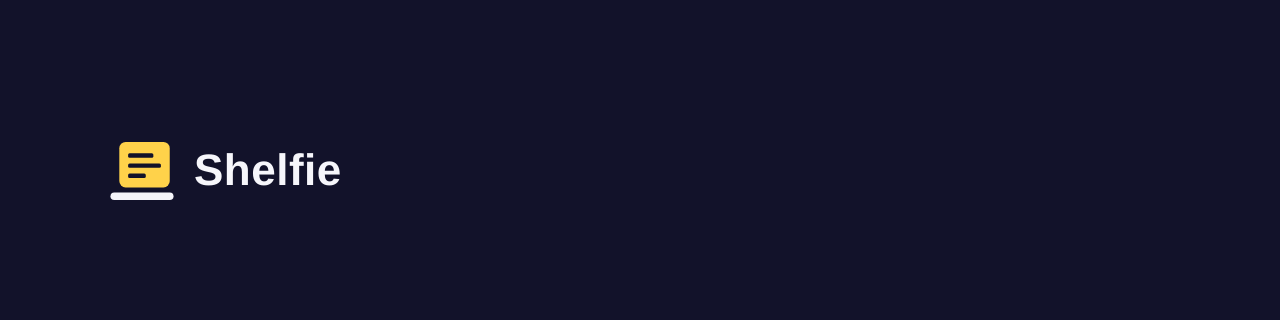
<file: tools/playstore/pslide3.html>
<!doctype html><html><head><meta charset="utf-8"><link rel="stylesheet" href="common.css"><link rel="stylesheet" href="pslide.css"></head><body>
<div class="badge"><svg viewBox="0 0 24 24" fill="#B9A5FF" stroke="none"><path d="M13 2 4 14h6l-1 8 9-12h-6z"/></svg></div>
<div class="body">
<h1>Sorted automatically &mdash; with an action on each.</h1>
<div class="sub violet">Copy an OTP, open a link, add a booking to your calendar, dial a number &mdash; without opening the image.</div>
</div>
<div class="lockup"><svg viewBox="29 30 50 46" xmlns="http://www.w3.org/2000/svg"><rect x="36" y="30" width="40" height="36" rx="5" fill="#FFD24A"/><rect x="43" y="39" width="20" height="3.5" rx="1.2" fill="#12122A"/><rect x="43" y="47" width="26" height="3.5" rx="1.2" fill="#12122A"/><rect x="43" y="55" width="14" height="3.5" rx="1.2" fill="#12122A"/><rect x="29" y="70" width="50" height="6" rx="3" fill="#F5F5FA"/></svg><span class="name">Shelfie</span></div>
</body></html>
</file>
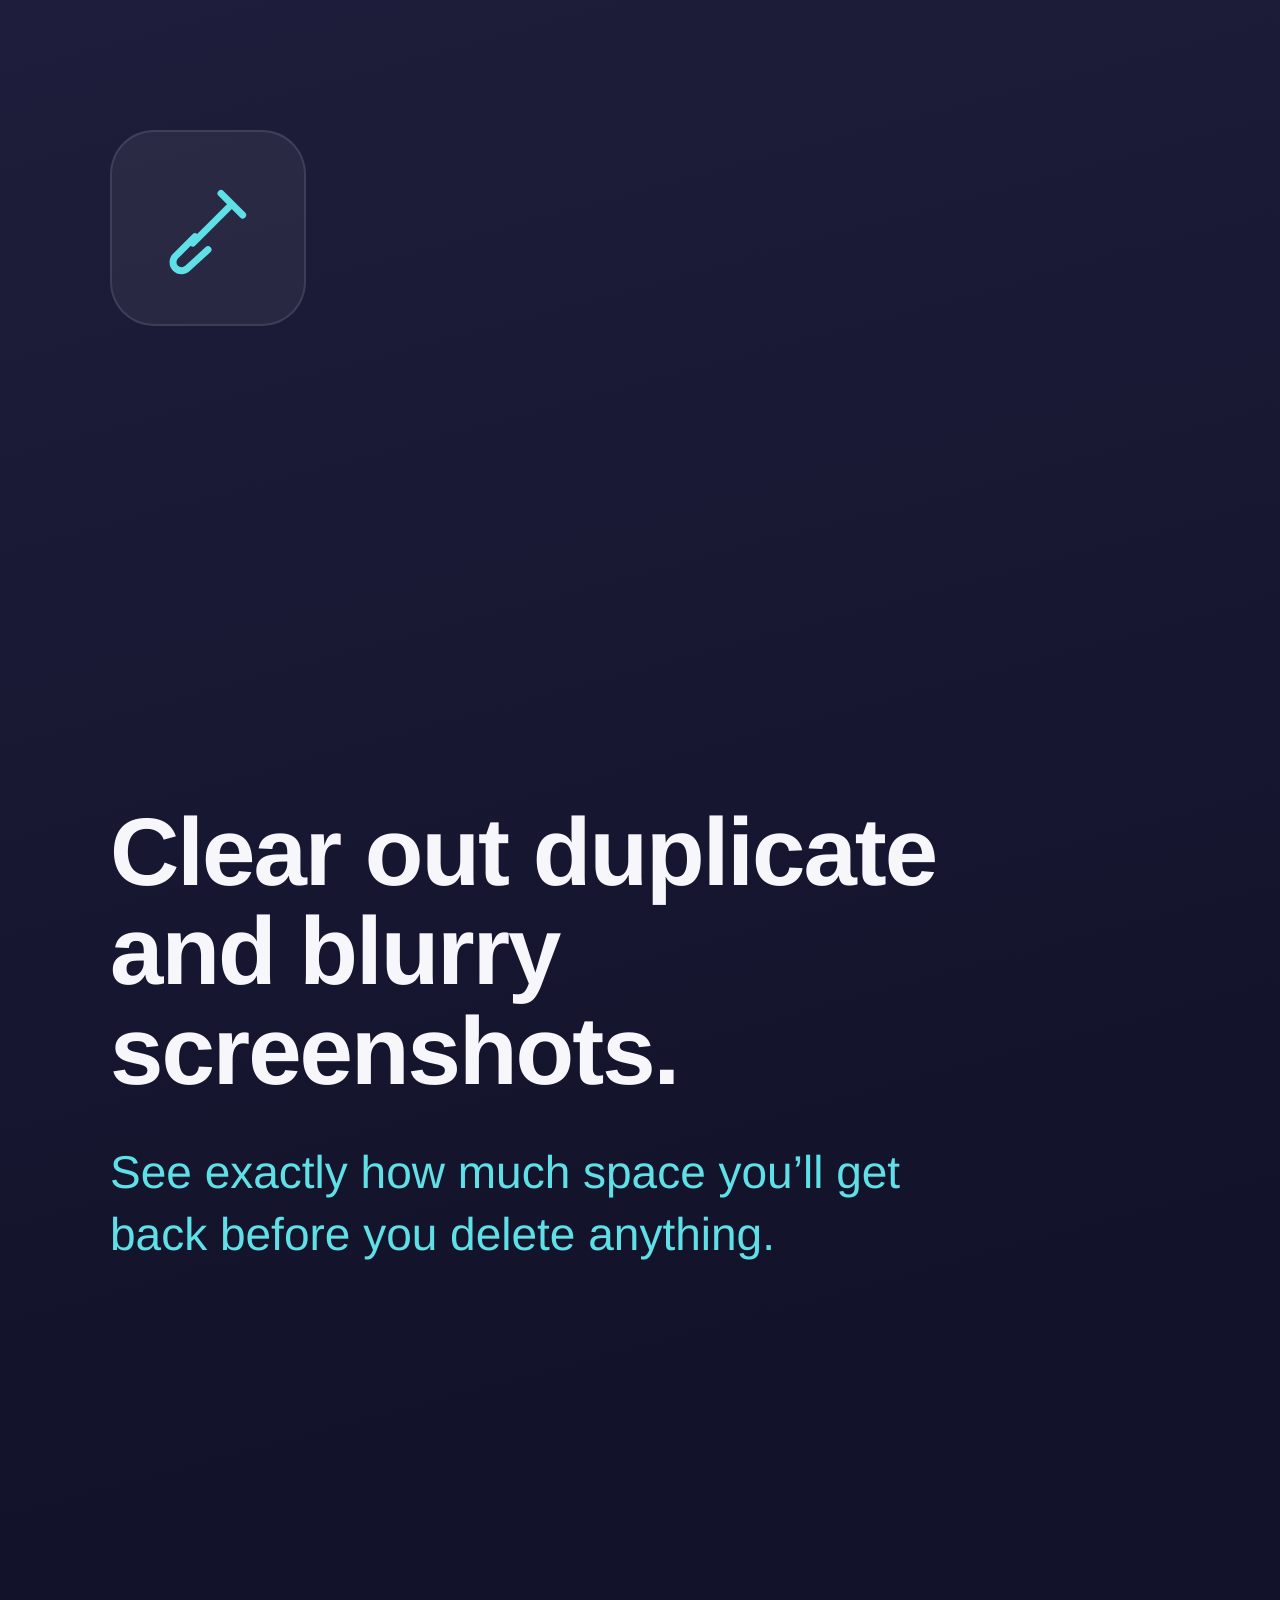
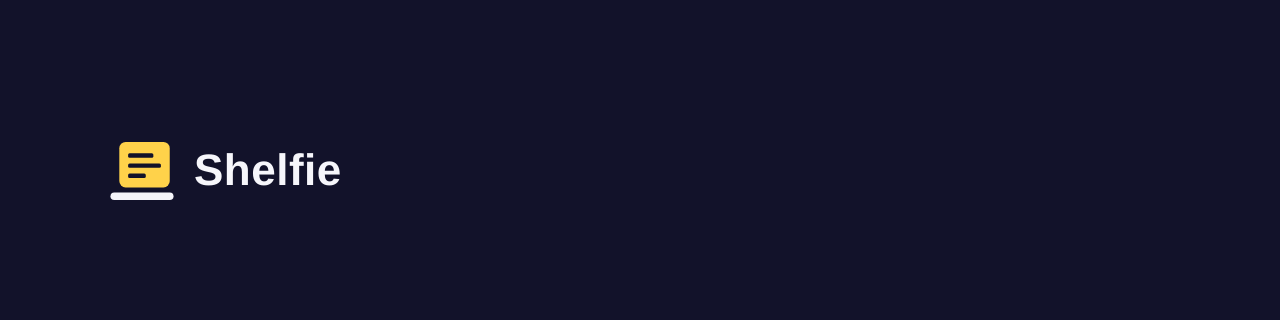
<file: tools/playstore/pslide4.html>
<!doctype html><html><head><meta charset="utf-8"><link rel="stylesheet" href="common.css"><link rel="stylesheet" href="pslide.css"></head><body>
<div class="badge"><svg viewBox="0 0 24 24" fill="none" stroke="#5FE0E6" stroke-width="1.6" stroke-linecap="round"><path d="M15 4l5 5"/><path d="M17 7 8.5 15.5"/><path d="M9 14l-4.5 4.5a2 2 0 0 0 0 2.8h0a2 2 0 0 0 2.8 0L12 17"/></svg></div>
<div class="body">
<h1>Clear out duplicate and blurry screenshots.</h1>
<div class="sub aqua">See exactly how much space you&rsquo;ll get back before you delete anything.</div>
</div>
<div class="lockup"><svg viewBox="29 30 50 46" xmlns="http://www.w3.org/2000/svg"><rect x="36" y="30" width="40" height="36" rx="5" fill="#FFD24A"/><rect x="43" y="39" width="20" height="3.5" rx="1.2" fill="#12122A"/><rect x="43" y="47" width="26" height="3.5" rx="1.2" fill="#12122A"/><rect x="43" y="55" width="14" height="3.5" rx="1.2" fill="#12122A"/><rect x="29" y="70" width="50" height="6" rx="3" fill="#F5F5FA"/></svg><span class="name">Shelfie</span></div>
</body></html>
</file>
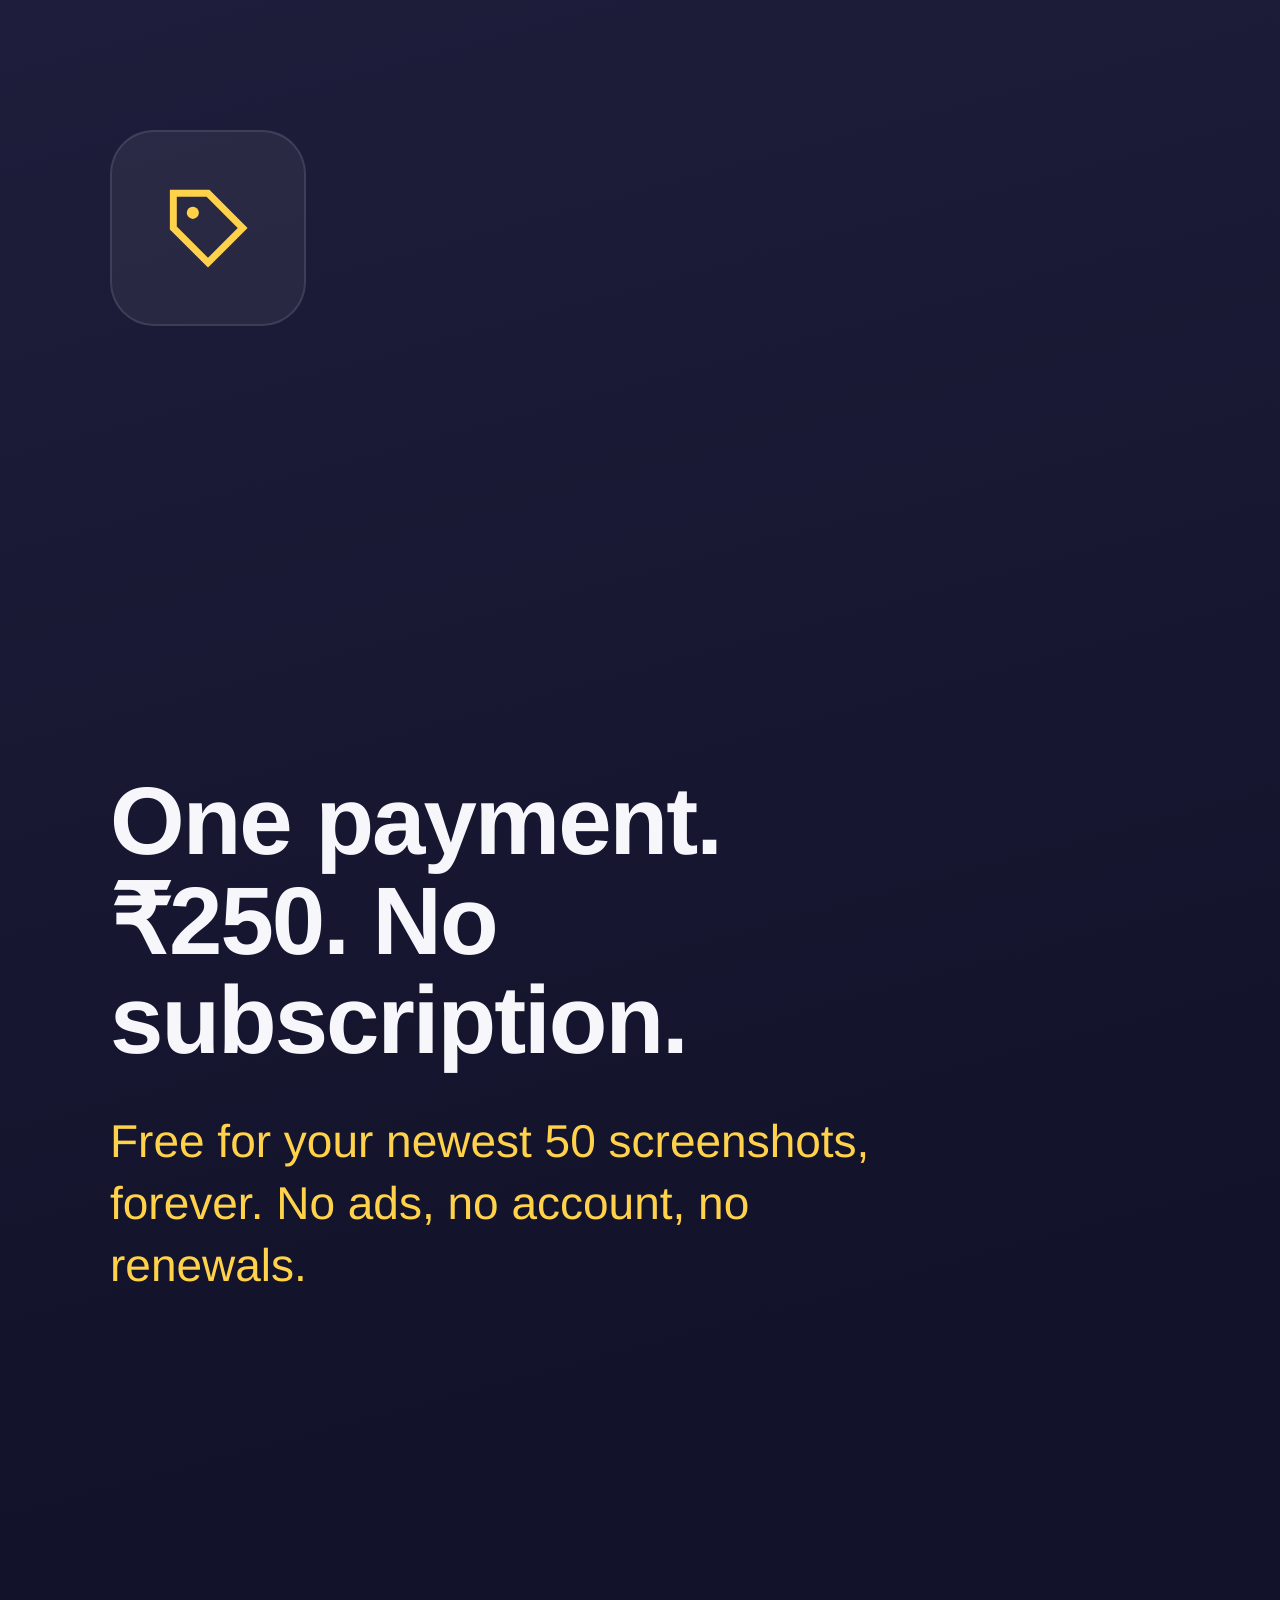
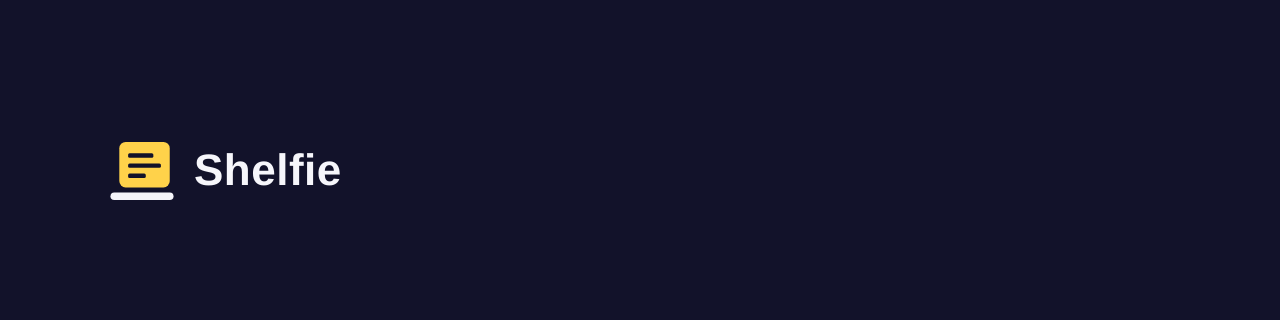
<file: tools/playstore/pslide5.html>
<!doctype html><html><head><meta charset="utf-8"><link rel="stylesheet" href="common.css"><link rel="stylesheet" href="pslide.css"></head><body>
<div class="badge"><svg viewBox="0 0 24 24" fill="none" stroke="#FFD24A" stroke-width="1.6"><path d="M4 4h8l8 8-8 8-8-8z"/><circle cx="8.5" cy="8.5" r="1.4" fill="#FFD24A" stroke="none"/></svg></div>
<div class="body">
<h1>One payment. &#8377;250. No subscription.</h1>
<div class="sub signal">Free for your newest 50 screenshots, forever. No ads, no account, no renewals.</div>
</div>
<div class="lockup"><svg viewBox="29 30 50 46" xmlns="http://www.w3.org/2000/svg"><rect x="36" y="30" width="40" height="36" rx="5" fill="#FFD24A"/><rect x="43" y="39" width="20" height="3.5" rx="1.2" fill="#12122A"/><rect x="43" y="47" width="26" height="3.5" rx="1.2" fill="#12122A"/><rect x="43" y="55" width="14" height="3.5" rx="1.2" fill="#12122A"/><rect x="29" y="70" width="50" height="6" rx="3" fill="#F5F5FA"/></svg><span class="name">Shelfie</span></div>
</body></html>
</file>
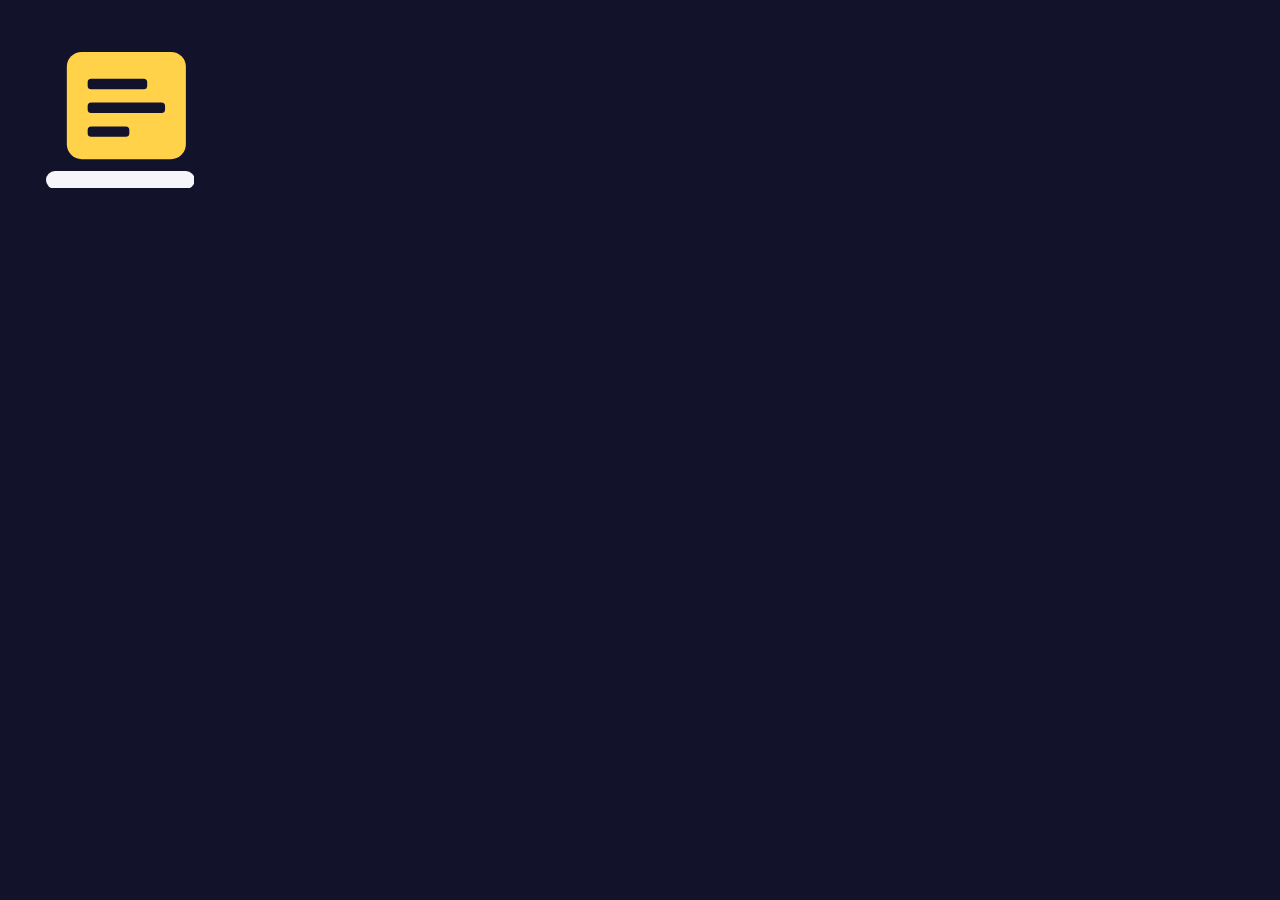
<file: tools/producthunt/logo.html>
<!doctype html><html><head><meta charset="utf-8"><link rel="stylesheet" href="common.css">
<style>
  body{width:240px;height:240px;background:var(--deep);display:flex;align-items:center;justify-content:center}
  svg{width:148.8px;height:136.9px}
</style></head><body>
  <svg viewBox="29 30 50 46" xmlns="http://www.w3.org/2000/svg">
    <rect x="36" y="30" width="40" height="36" rx="5" fill="#FFD24A"/>
    <rect x="43" y="39" width="20" height="3.5" rx="1.2" fill="#12122A"/>
    <rect x="43" y="47" width="26" height="3.5" rx="1.2" fill="#12122A"/>
    <rect x="43" y="55" width="14" height="3.5" rx="1.2" fill="#12122A"/>
    <rect x="29" y="70" width="50" height="6" rx="3" fill="#F5F5FA"/>
  </svg>
</body></html>
</file>
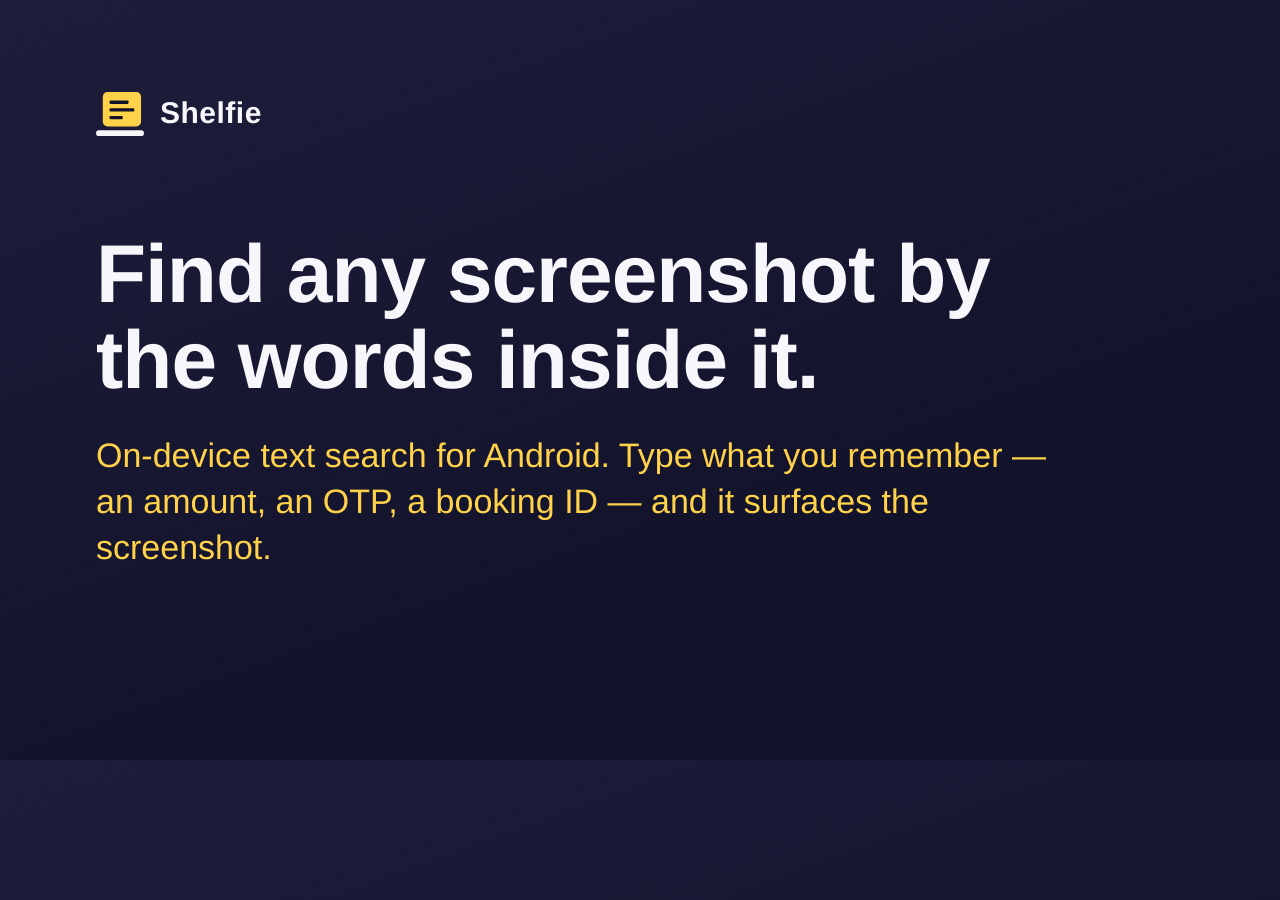
<file: tools/producthunt/slide1.html>
<!doctype html><html><head><meta charset="utf-8">
<link rel="stylesheet" href="common.css"><link rel="stylesheet" href="slide.css"></head><body>
<div class="lockup"><svg viewBox="29 30 50 46" xmlns="http://www.w3.org/2000/svg"><rect x="36" y="30" width="40" height="36" rx="5" fill="#FFD24A"/><rect x="43" y="39" width="20" height="3.5" rx="1.2" fill="#12122A"/><rect x="43" y="47" width="26" height="3.5" rx="1.2" fill="#12122A"/><rect x="43" y="55" width="14" height="3.5" rx="1.2" fill="#12122A"/><rect x="29" y="70" width="50" height="6" rx="3" fill="#F5F5FA"/></svg><span class="name">Shelfie</span></div>
<div class="body">
<h1>Find any screenshot by the words inside it.</h1>
<div class="accent">On-device text search for Android. Type what you remember &mdash; an amount, an OTP, a booking ID &mdash; and it surfaces the screenshot.</div>
</div></body></html>
</file>
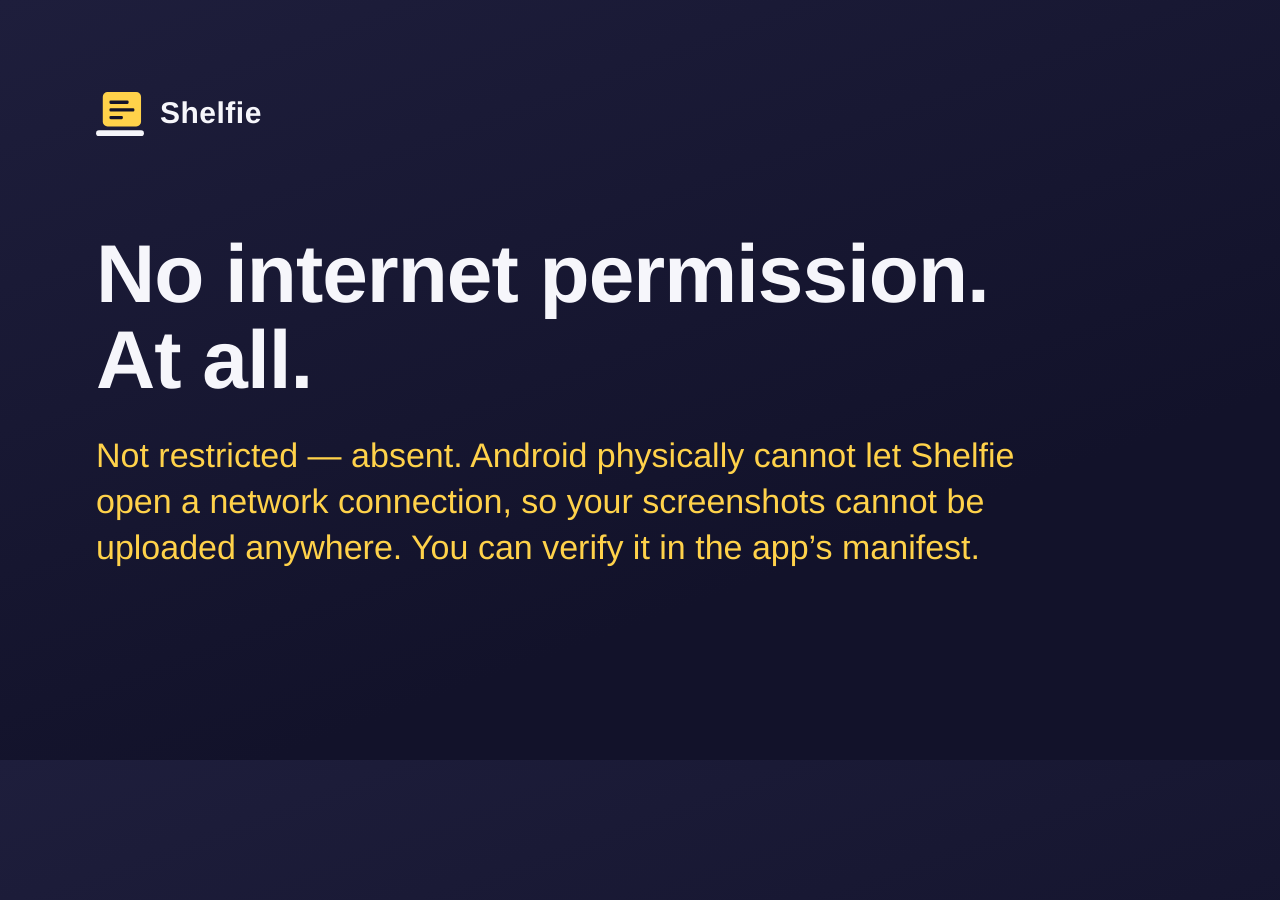
<file: tools/producthunt/slide2.html>
<!doctype html><html><head><meta charset="utf-8">
<link rel="stylesheet" href="common.css"><link rel="stylesheet" href="slide.css"></head><body>
<div class="lockup"><svg viewBox="29 30 50 46" xmlns="http://www.w3.org/2000/svg"><rect x="36" y="30" width="40" height="36" rx="5" fill="#FFD24A"/><rect x="43" y="39" width="20" height="3.5" rx="1.2" fill="#12122A"/><rect x="43" y="47" width="26" height="3.5" rx="1.2" fill="#12122A"/><rect x="43" y="55" width="14" height="3.5" rx="1.2" fill="#12122A"/><rect x="29" y="70" width="50" height="6" rx="3" fill="#F5F5FA"/></svg><span class="name">Shelfie</span></div>
<div class="body">
<h1>No internet permission.<br>At all.</h1>
<div class="accent">Not restricted &mdash; absent. Android physically cannot let Shelfie open a network connection, so your screenshots cannot be uploaded anywhere. You can verify it in the app&rsquo;s manifest.</div>
</div></body></html>
</file>
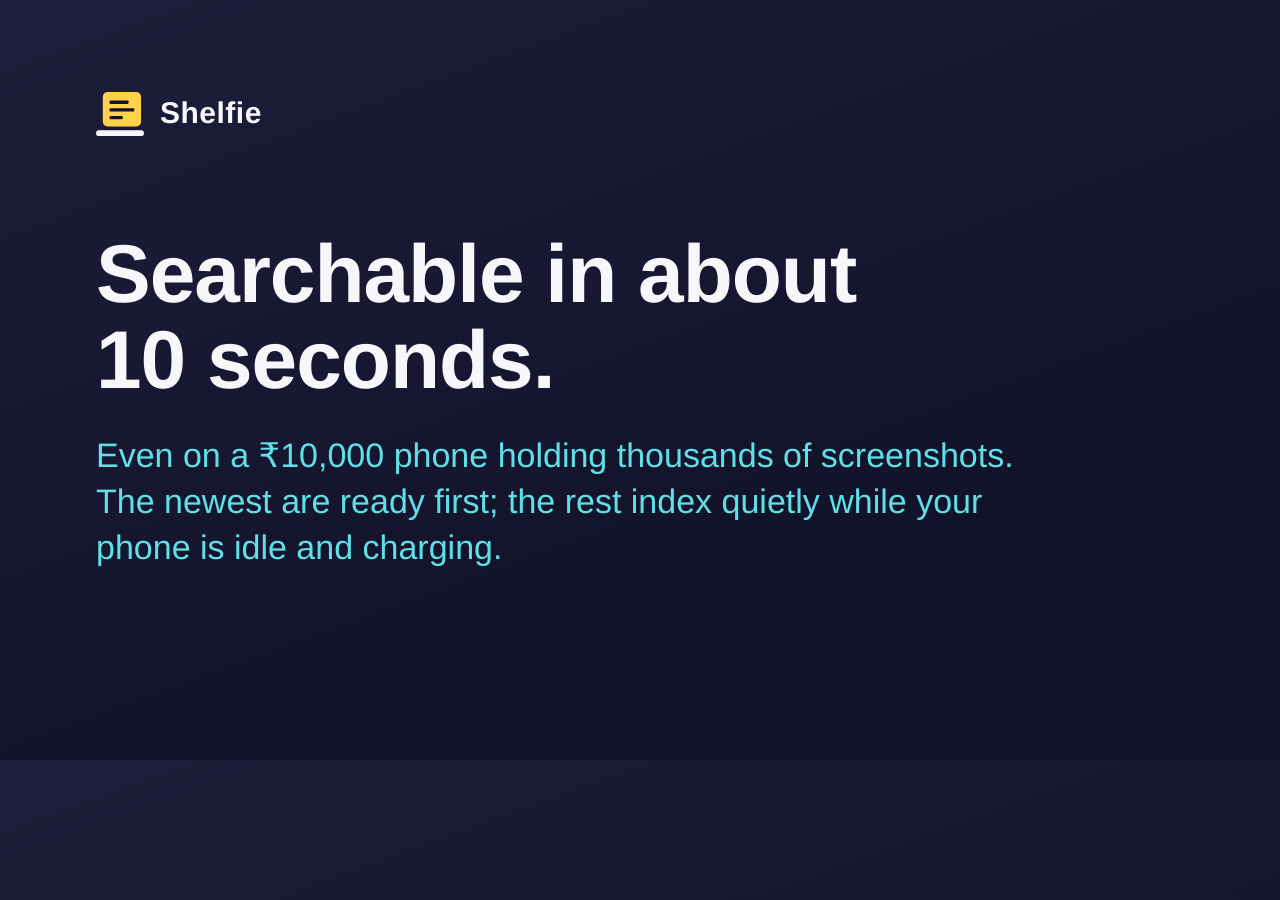
<file: tools/producthunt/slide3.html>
<!doctype html><html><head><meta charset="utf-8">
<link rel="stylesheet" href="common.css"><link rel="stylesheet" href="slide.css"></head><body>
<div class="lockup"><svg viewBox="29 30 50 46" xmlns="http://www.w3.org/2000/svg"><rect x="36" y="30" width="40" height="36" rx="5" fill="#FFD24A"/><rect x="43" y="39" width="20" height="3.5" rx="1.2" fill="#12122A"/><rect x="43" y="47" width="26" height="3.5" rx="1.2" fill="#12122A"/><rect x="43" y="55" width="14" height="3.5" rx="1.2" fill="#12122A"/><rect x="29" y="70" width="50" height="6" rx="3" fill="#F5F5FA"/></svg><span class="name">Shelfie</span></div>
<div class="body">
<h1>Searchable in about 10&nbsp;seconds.</h1>
<div class="accent cool">Even on a &#8377;10,000 phone holding thousands of screenshots. The newest are ready first; the rest index quietly while your phone is idle and charging.</div>
</div></body></html>
</file>
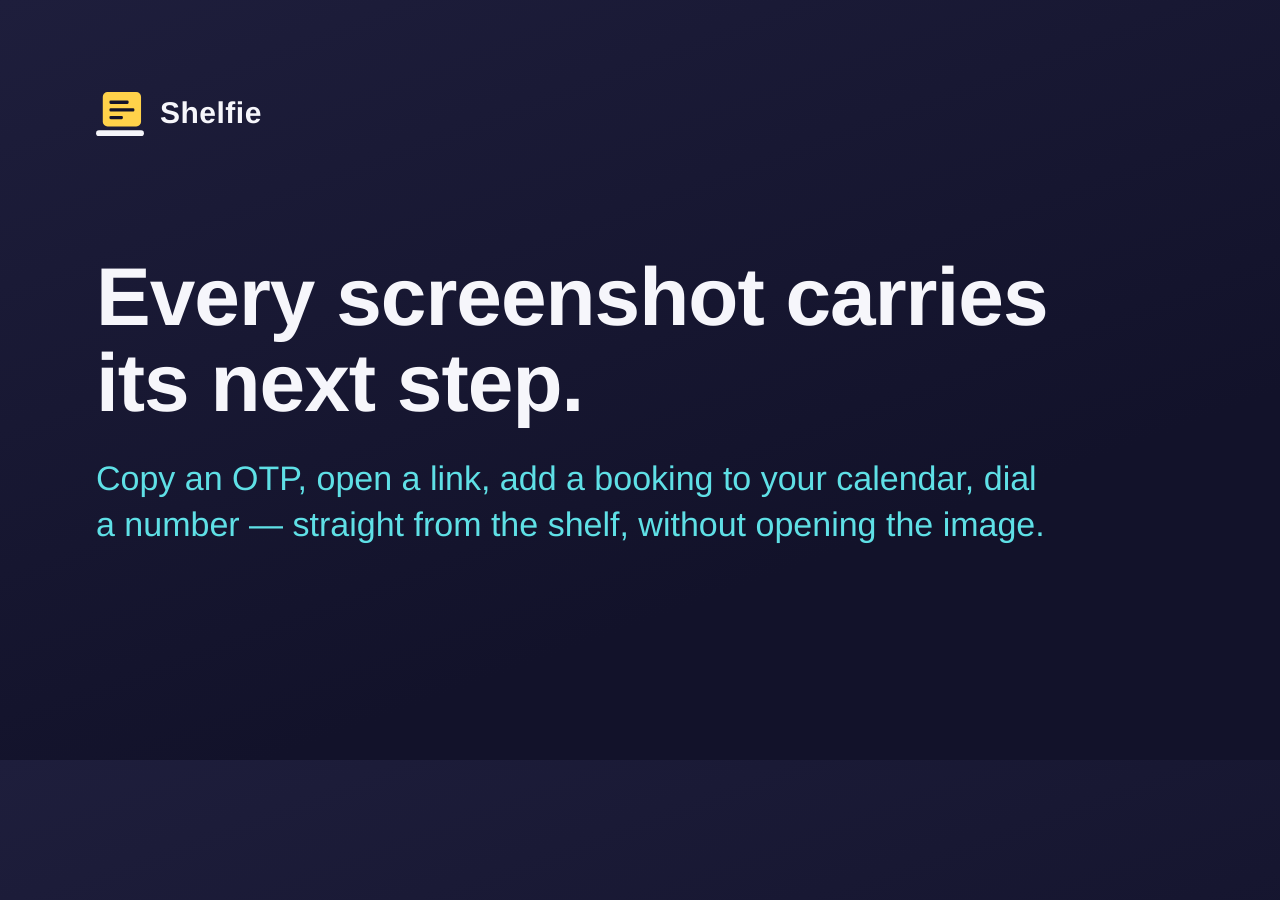
<file: tools/producthunt/slide4.html>
<!doctype html><html><head><meta charset="utf-8">
<link rel="stylesheet" href="common.css"><link rel="stylesheet" href="slide.css"></head><body>
<div class="lockup"><svg viewBox="29 30 50 46" xmlns="http://www.w3.org/2000/svg"><rect x="36" y="30" width="40" height="36" rx="5" fill="#FFD24A"/><rect x="43" y="39" width="20" height="3.5" rx="1.2" fill="#12122A"/><rect x="43" y="47" width="26" height="3.5" rx="1.2" fill="#12122A"/><rect x="43" y="55" width="14" height="3.5" rx="1.2" fill="#12122A"/><rect x="29" y="70" width="50" height="6" rx="3" fill="#F5F5FA"/></svg><span class="name">Shelfie</span></div>
<div class="body">
<h1>Every screenshot carries its next step.</h1>
<div class="accent cool">Copy an OTP, open a link, add a booking to your calendar, dial a number &mdash; straight from the shelf, without opening the image.</div>
</div></body></html>
</file>
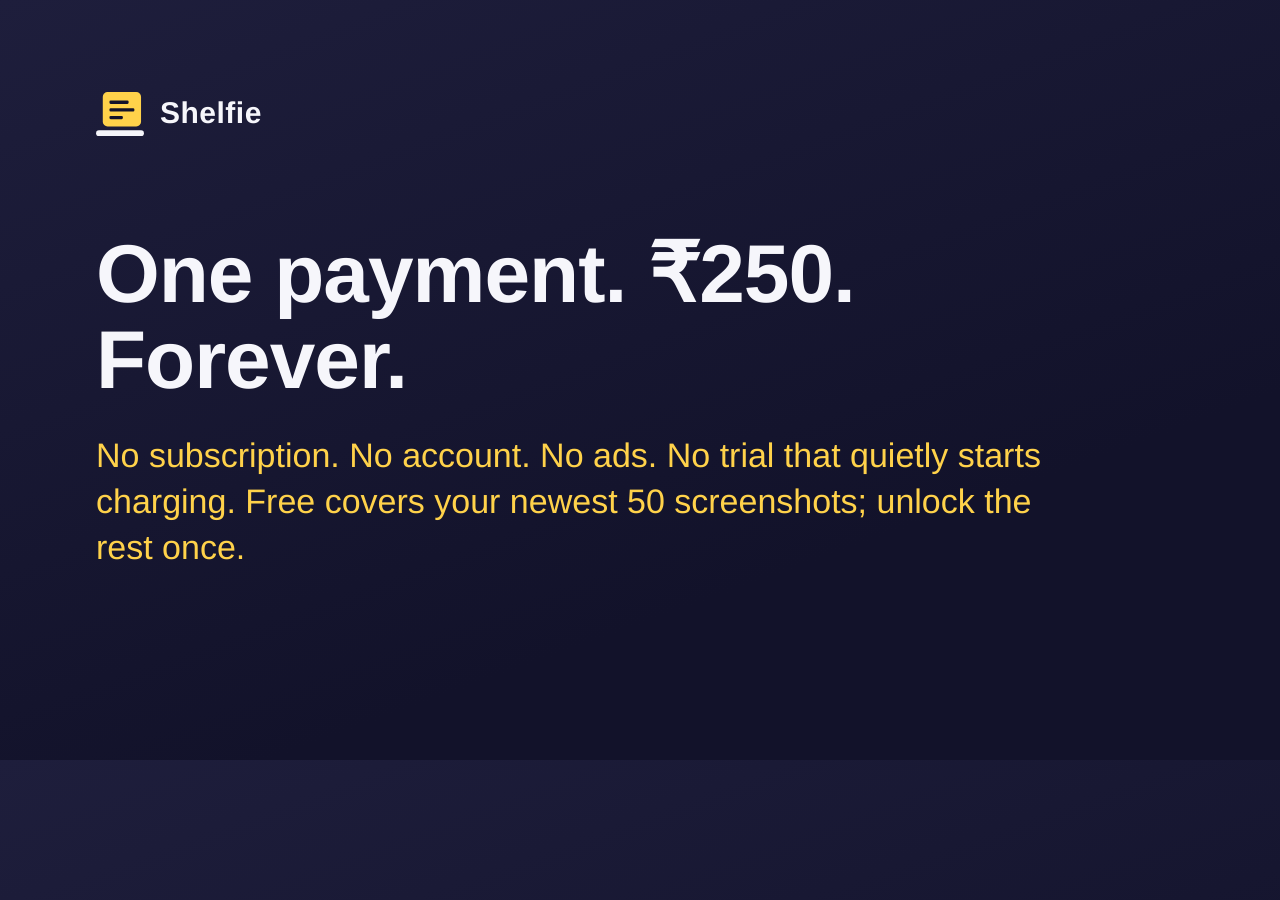
<file: tools/producthunt/slide5.html>
<!doctype html><html><head><meta charset="utf-8">
<link rel="stylesheet" href="common.css"><link rel="stylesheet" href="slide.css"></head><body>
<div class="lockup"><svg viewBox="29 30 50 46" xmlns="http://www.w3.org/2000/svg"><rect x="36" y="30" width="40" height="36" rx="5" fill="#FFD24A"/><rect x="43" y="39" width="20" height="3.5" rx="1.2" fill="#12122A"/><rect x="43" y="47" width="26" height="3.5" rx="1.2" fill="#12122A"/><rect x="43" y="55" width="14" height="3.5" rx="1.2" fill="#12122A"/><rect x="29" y="70" width="50" height="6" rx="3" fill="#F5F5FA"/></svg><span class="name">Shelfie</span></div>
<div class="body">
<h1>One payment. &#8377;250. Forever.</h1>
<div class="accent">No subscription. No account. No ads. No trial that quietly starts charging. Free covers your newest 50 screenshots; unlock the rest once.</div>
</div></body></html>
</file>
<file: tools/playstore/common.css>
@font-face{font-family:'Noto';src:url('file:///usr/share/fonts/google-noto/NotoSans-Regular.ttf');font-weight:400}
@font-face{font-family:'Noto';src:url('file:///usr/share/fonts/google-noto/NotoSans-Medium.ttf');font-weight:500}
@font-face{font-family:'Noto';src:url('file:///usr/share/fonts/google-noto/NotoSans-Bold.ttf');font-weight:700}
*{margin:0;padding:0;box-sizing:border-box}
html,body{font-family:'Noto',sans-serif;-webkit-font-smoothing:antialiased;text-rendering:geometricPrecision}
:root{--deep:#12122A;--deep2:#1E1E3C;--deep3:#28284C;--signal:#FFD24A;--shelf:#F6F6FB;--muted:#C9C9DC;--aqua:#5FE0E6;--violet:#B9A5FF}
</file>
<file: tools/playstore/pslide.css>
body{width:1080px;height:1920px;background:linear-gradient(165deg,#1E1E3C 0%,#12122A 68%);
  color:var(--shelf);padding:130px 110px 120px;display:flex;flex-direction:column;overflow:hidden}
.badge{width:196px;height:196px;border-radius:44px;display:flex;align-items:center;justify-content:center;
  background:rgba(255,255,255,.06);border:2px solid rgba(255,255,255,.10)}
.badge svg{width:104px;height:104px}
.body{flex:1;display:flex;flex-direction:column;justify-content:center}
h1{font-weight:700;font-size:96px;line-height:1.04;letter-spacing:-2px;max-width:860px}
.sub{margin-top:40px;font-weight:500;font-size:46px;line-height:1.34;max-width:840px}
.sub.signal{color:var(--signal)} .sub.aqua{color:var(--aqua)} .sub.violet{color:var(--violet)} .sub.muted{color:var(--muted)}
.lockup{display:flex;align-items:center;gap:20px}
.lockup svg{width:64px;height:58px}
.lockup .name{font-weight:700;font-size:44px;letter-spacing:.5px}
.verify{margin-top:22px;font-weight:500;font-size:30px;color:var(--muted)}
</file>
<file: tools/producthunt/common.css>
@font-face{font-family:'Noto';src:url('file:///usr/share/fonts/google-noto/NotoSans-Regular.ttf');font-weight:400}
@font-face{font-family:'Noto';src:url('file:///usr/share/fonts/google-noto/NotoSans-Medium.ttf');font-weight:500}
@font-face{font-family:'Noto';src:url('file:///usr/share/fonts/google-noto/NotoSans-Bold.ttf');font-weight:700}
*{margin:0;padding:0;box-sizing:border-box}
html,body{font-family:'Noto',sans-serif;-webkit-font-smoothing:antialiased;text-rendering:geometricPrecision}
:root{--deep:#12122A;--deep2:#1E1E3C;--signal:#FFD24A;--shelf:#F6F6FB;--muted:#C9C9DC;--aqua:#5FE0E6}
</file>
<file: tools/producthunt/slide.css>
body{width:1270px;height:760px;background:linear-gradient(160deg,#1E1E3C 0%,#12122A 70%);
  color:var(--shelf);padding:92px 96px;display:flex;flex-direction:column;overflow:hidden}
.lockup{display:flex;align-items:center;gap:16px}
.lockup svg{width:48px;height:44px}
.lockup .name{font-weight:700;font-size:30px;letter-spacing:.5px}
.body{flex:1;display:flex;flex-direction:column;justify-content:center}
h1{font-weight:700;font-size:82px;line-height:1.05;letter-spacing:-1px;max-width:1010px}
.accent{margin-top:30px;font-weight:500;font-size:34px;line-height:1.35;color:var(--signal);max-width:960px}
.accent.cool{color:var(--aqua)}
</file>
